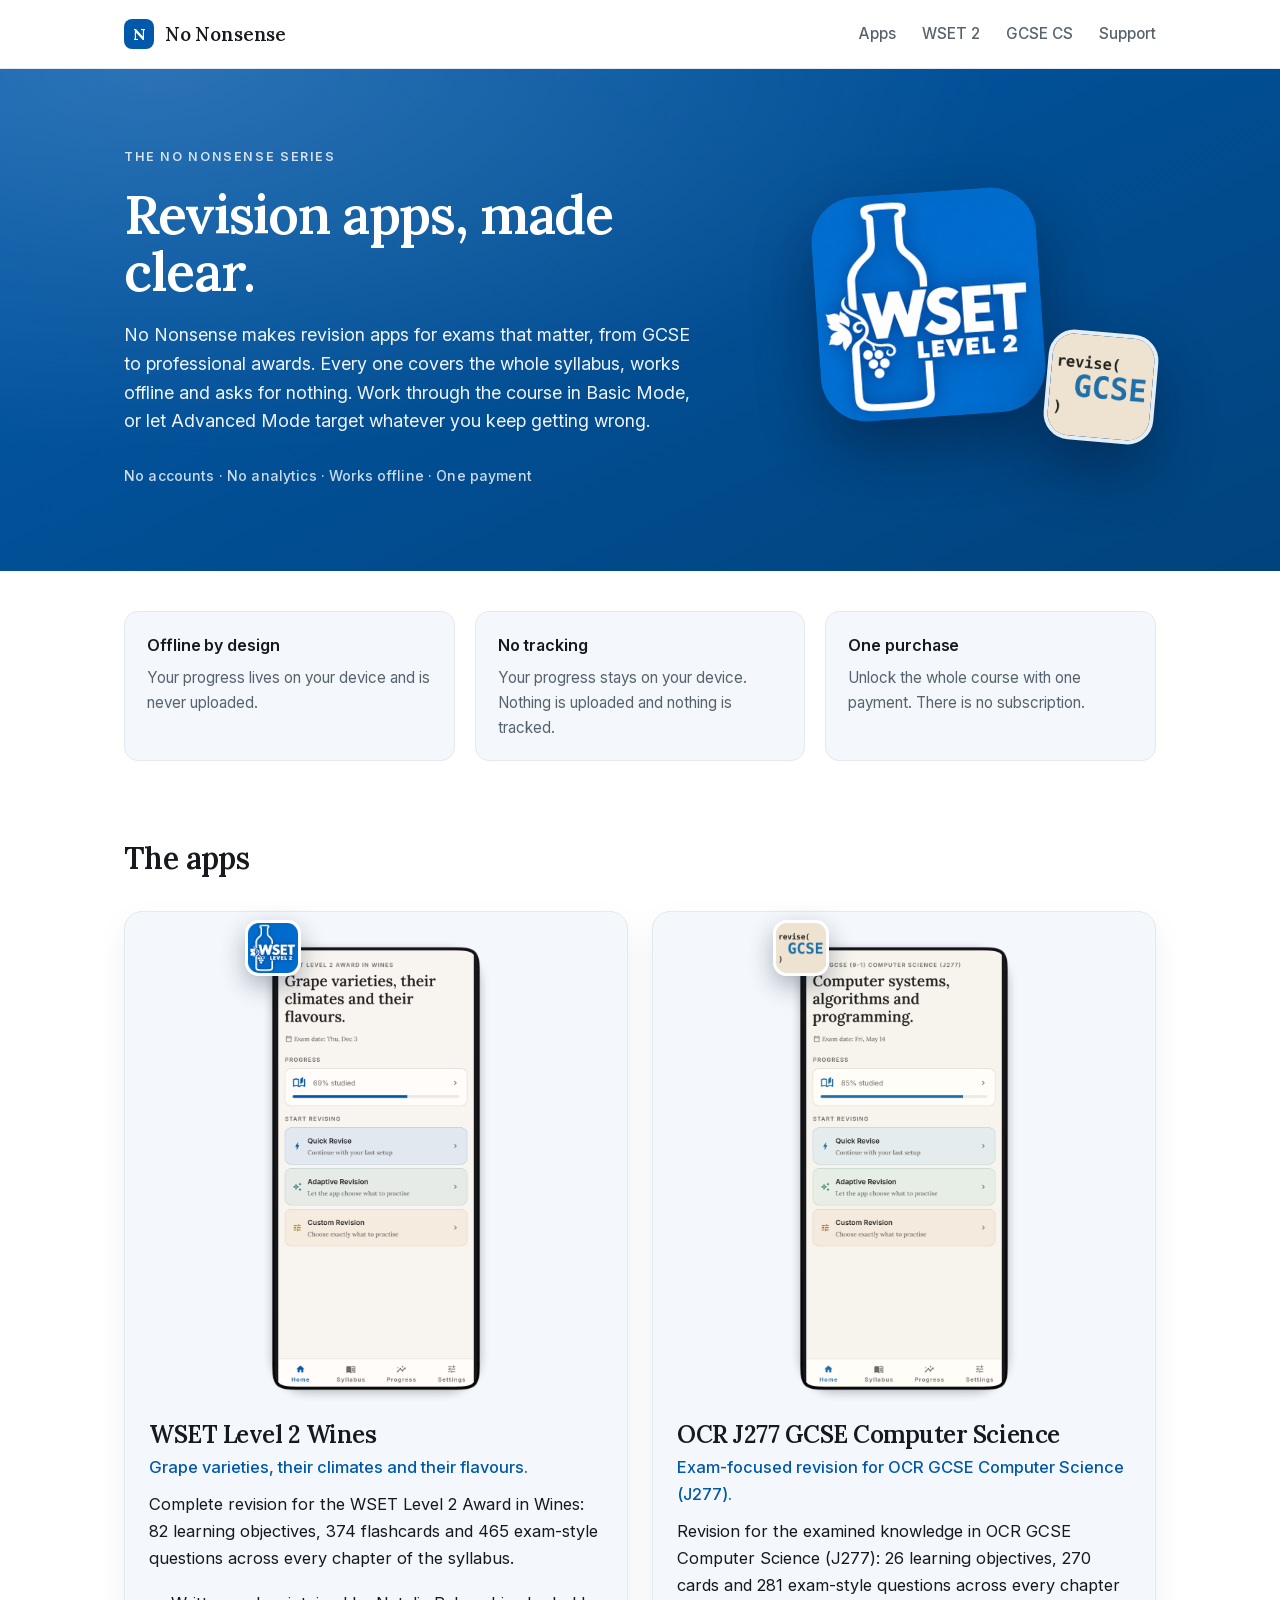
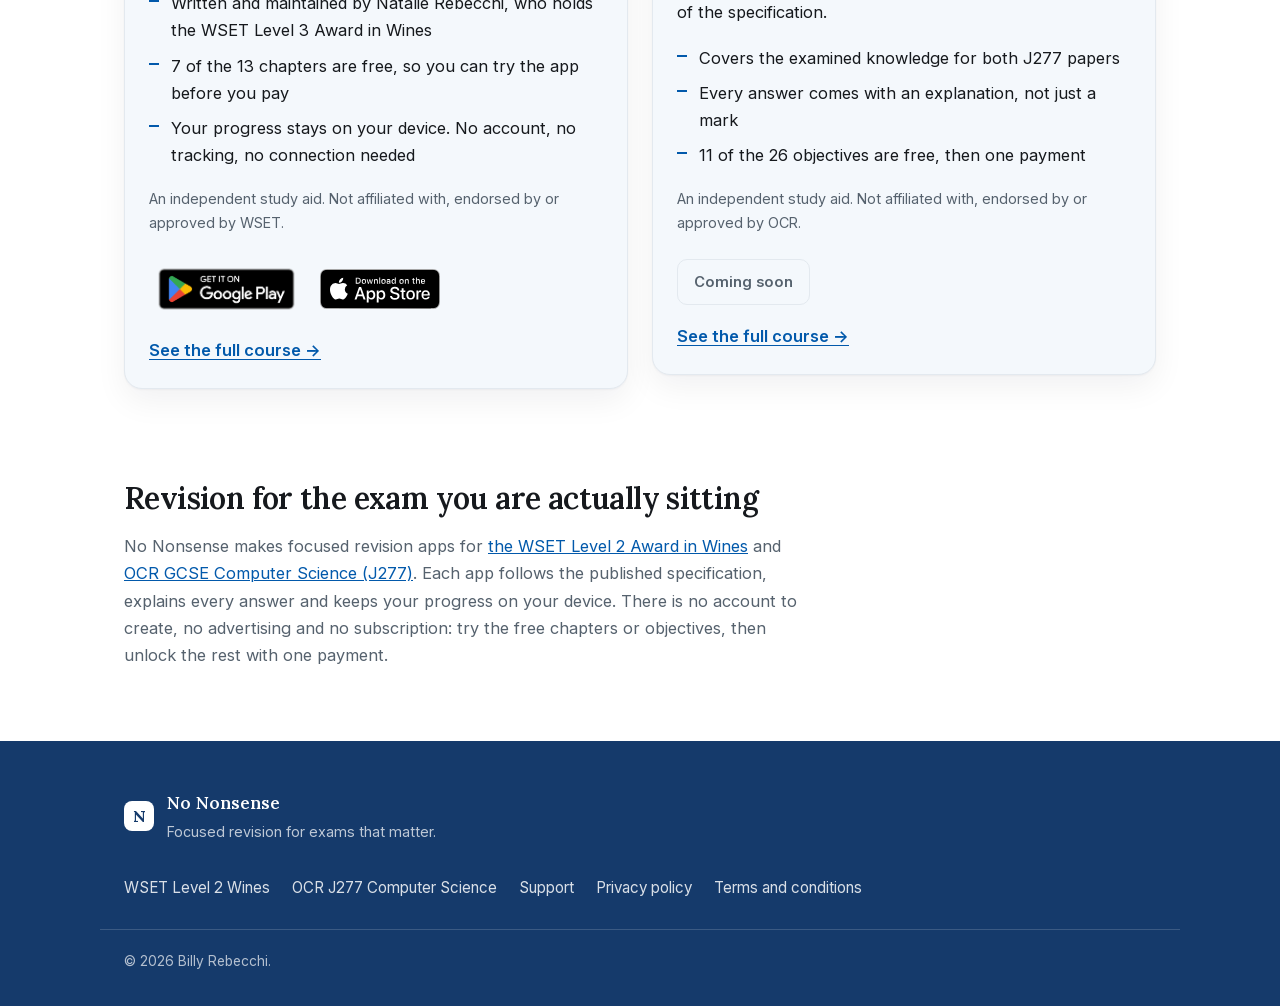
<file: index.html>
<!doctype html>
<html lang="en-GB">
<head>
  <meta charset="utf-8">
  <meta name="viewport" content="width=device-width, initial-scale=1">
  <title>No Nonsense Revision | GCSE &amp; WSET Revision Apps</title>
  <meta name="description" content="Focused revision apps for OCR GCSE Computer Science (J277) and the WSET Level 2 Award in Wines. Full syllabus, clear explanations, offline and one payment.">
  <meta name="robots" content="index,follow,max-image-preview:large">
  <meta name="color-scheme" content="light dark">
  <meta name="theme-color" content="#0259ab" media="(prefers-color-scheme: light)">
  <meta name="theme-color" content="#1b1616" media="(prefers-color-scheme: dark)">
  <link rel="canonical" href="https://nononsenserevision.uk/">
  <link rel="alternate" hreflang="en-GB" href="https://nononsenserevision.uk/">

  <meta property="og:type" content="website">
  <meta property="og:site_name" content="No Nonsense Revision">
  <meta property="og:locale" content="en_GB">
  <meta property="og:title" content="No Nonsense Revision | GCSE &amp; WSET Revision Apps">
  <meta property="og:description" content="Focused revision apps for OCR GCSE Computer Science (J277) and the WSET Level 2 Award in Wines. Full syllabus, clear explanations, offline and one payment.">
  <meta property="og:url" content="https://nononsenserevision.uk/">
  <meta property="og:image" content="https://nononsenserevision.uk/assets/social/wset2.png">
  <meta property="og:image:type" content="image/png">
  <meta property="og:image:width" content="1024">
  <meta property="og:image:height" content="500">
  <meta property="og:image:alt" content="No Nonsense revision apps">
  <meta name="twitter:card" content="summary_large_image">
  <meta name="twitter:title" content="No Nonsense Revision | GCSE &amp; WSET Revision Apps">
  <meta name="twitter:description" content="Focused revision apps for OCR GCSE Computer Science (J277) and the WSET Level 2 Award in Wines. Full syllabus, clear explanations, offline and one payment.">
  <meta name="twitter:image" content="https://nononsenserevision.uk/assets/social/wset2.png">

  <link rel="preload" href="/assets/fonts/Inter.woff2" as="font" type="font/woff2" crossorigin>
  <link rel="preload" href="/assets/fonts/Lora.woff2" as="font" type="font/woff2" crossorigin>
  <link rel="stylesheet" href="/assets/style.css?v=16d3e2df">
  <link rel="icon" href="/favicon.ico" sizes="any">
  <link rel="icon" type="image/png" href="/assets/favicon-32.png" sizes="32x32">
  <link rel="apple-touch-icon" href="/assets/apple-touch-icon.png">
  <script type="application/ld+json">{"@context":"https://schema.org","@graph":[{"@type":"Organization","@id":"https://nononsenserevision.uk/#organisation","name":"No Nonsense","url":"https://nononsenserevision.uk/","logo":"https://nononsenserevision.uk/assets/icons/wset2.png","email":"billy.rebecchi@googlemail.com"},{"@type":"WebSite","@id":"https://nononsenserevision.uk/#website","url":"https://nononsenserevision.uk/","name":"No Nonsense Revision","description":"Focused revision apps for OCR GCSE Computer Science (J277) and the WSET Level 2 Award in Wines. Full syllabus, clear explanations, offline and one payment.","inLanguage":"en-GB","publisher":{"@id":"https://nononsenserevision.uk/#organisation"}},{"@type":"ItemList","name":"No Nonsense revision apps","itemListElement":[{"@type":"ListItem","position":1,"name":"WSET Level 2 Wines","url":"https://nononsenserevision.uk/wset2/"},{"@type":"ListItem","position":2,"name":"OCR J277 GCSE Computer Science","url":"https://nononsenserevision.uk/gcse-computer-science/"}]}]}</script>
</head>
<body>
  <a class="skip-link" href="#main">Skip to content</a>

  <header class="masthead">
    <div class="shell masthead-inner">
      <a class="wordmark" href="/">
        <span class="wordmark-mark" aria-hidden="true"></span>
        <span>No Nonsense</span>
      </a>
      <nav class="masthead-nav" aria-label="Primary">
        <a href="/#apps">Apps</a>
        <a href="/wset2/">WSET 2</a>
        <a href="/gcse-computer-science/">GCSE CS</a>
        <a href="/support/">Support</a>
      </nav>
    </div>
  </header>

  <main id="main">
<section class="hero">
  <div class="shell hero-inner">
    <div class="hero-copy">
      <p class="eyebrow">The No Nonsense series</p>
      <h1>Revision apps, made clear.</h1>
      <p class="hero-intro">No Nonsense makes revision apps for exams that matter, from GCSE to professional awards. Every one covers the whole syllabus, works offline and asks for nothing. Work through the course in Basic Mode, or let Advanced Mode target whatever you keep getting wrong.</p>
      <p class="hero-proof">No accounts · No analytics · Works offline · One payment</p>
    </div>
    <div class="hero-mark" aria-hidden="true">
      <img class="hero-app-primary" src="/assets/icons/wset2.png?v=16d3e2df" alt="" width="250" height="250">
      <img class="hero-app-secondary" src="/assets/icons/j277.png?v=16d3e2df" alt="" width="150" height="150">
    </div>
  </div>
</section>

<section class="highlights">
  <div class="shell">
    <ul class="highlight-list">
      <li><h2>Offline by design</h2><p>Your progress lives on your device and is never uploaded.</p></li>
      <li><h2>No tracking</h2><p>Your progress stays on your device. Nothing is uploaded and nothing is tracked.</p></li>
      <li><h2>One purchase</h2><p>Unlock the whole course with one payment. There is no subscription.</p></li>
    </ul>
  </div>
</section>

<section class="apps" id="apps">
  <div class="shell">
    <h2 class="section-title">The apps</h2>
    <div class="app-grid">
<article class="app">
  <div class="app-shot">
    <picture>
      <source media="(prefers-color-scheme: dark)" srcset="/assets/screenshots/wset2-home-dark.png?v=16d3e2df">
      <img src="/assets/screenshots/wset2-home-light.png?v=16d3e2df" alt="Screenshot of WSET Level 2 Wines" width="640" height="1293" loading="lazy">
    </picture>
    <img class="app-logo" src="/assets/icons/wset2.png?v=16d3e2df" alt="" width="56" height="56">
  </div>
  <div class="app-copy">
    <h3 class="app-name"><a href="/wset2/">WSET Level 2 Wines</a></h3>
    <p class="app-summary">Grape varieties, their climates and their flavours.</p>
    <p class="app-description">Complete revision for the WSET Level 2 Award in Wines: 82 learning objectives, 374 flashcards and 465 exam-style questions across every chapter of the syllabus.</p>
    <ul class="app-points">
        <li>Written and maintained by Natalie Rebecchi, who holds the WSET Level 3 Award in Wines</li>
        <li>7 of the 13 chapters are free, so you can try the app before you pay</li>
        <li>Your progress stays on your device. No account, no tracking, no connection needed</li>
    </ul>
    <p class="app-disclaimer">An independent study aid. Not affiliated with, endorsed by or approved by WSET.</p>
    <div class="app-badges">
        <a class="app-badge play" href="https://play.google.com/store/apps/details?id=uk.co.thebillington.wset2" rel="noopener">
          <img src="/assets/badges/google-play.png?v=16d3e2df" alt="Get WSET Level 2 Wines on Google Play" height="60">
        </a>
        <a class="app-badge" href="https://apps.apple.com/app/id6824454016" rel="noopener">
          <img src="/assets/badges/app-store.svg?v=16d3e2df" alt="Download WSET Level 2 Wines on the App Store" height="40">
        </a>
    </div>
    <p class="app-more"><a href="/wset2/">See the full course <span aria-hidden="true">→</span></a></p>
  </div>
</article>

<article class="app">
  <div class="app-shot">
    <picture>
      <source media="(prefers-color-scheme: dark)" srcset="/assets/screenshots/j277-home-dark.png?v=16d3e2df">
      <img src="/assets/screenshots/j277-home-light.png?v=16d3e2df" alt="Screenshot of OCR J277 GCSE Computer Science" width="640" height="1293" loading="lazy">
    </picture>
    <img class="app-logo" src="/assets/icons/j277.png?v=16d3e2df" alt="" width="56" height="56">
  </div>
  <div class="app-copy">
    <h3 class="app-name"><a href="/gcse-computer-science/">OCR J277 GCSE Computer Science</a></h3>
    <p class="app-summary">Exam-focused revision for OCR GCSE Computer Science (J277).</p>
    <p class="app-description">Revision for the examined knowledge in OCR GCSE Computer Science (J277): 26 learning objectives, 270 cards and 281 exam-style questions across every chapter of the specification.</p>
    <ul class="app-points">
        <li>Covers the examined knowledge for both J277 papers</li>
        <li>Every answer comes with an explanation, not just a mark</li>
        <li>11 of the 26 objectives are free, then one payment</li>
    </ul>
    <p class="app-disclaimer">An independent study aid. Not affiliated with, endorsed by or approved by OCR.</p>
    <div class="app-badges">
        <span class="store-soon">Coming soon</span>
    </div>
    <p class="app-more"><a href="/gcse-computer-science/">See the full course <span aria-hidden="true">→</span></a></p>
  </div>
</article>

    </div>
  </div>
</section>

<section class="series-note">
  <div class="shell">
    <h2>Revision for the exam you are actually sitting</h2>
    <p>
      No Nonsense makes focused revision apps for
      <a href="/wset2/">the WSET Level 2 Award in Wines</a> and
      <a href="/gcse-computer-science/">OCR GCSE Computer Science (J277)</a>.
      Each app follows the published specification, explains every answer and
      keeps your progress on your device. There is no account to create, no
      advertising and no subscription: try the free chapters or objectives,
      then unlock the rest with one payment.
    </p>
  </div>
</section>


  </main>

  <footer class="footer">
    <div class="shell footer-inner">
      <div class="footer-brand">
        <span class="wordmark-mark" aria-hidden="true"></span>
        <div>
          <p class="footer-name">No Nonsense</p>
          <p class="footer-tag">Focused revision for exams that matter.</p>
        </div>
      </div>
      <nav class="footer-nav" aria-label="Footer">
        <a href="/wset2/">WSET Level 2 Wines</a>
        <a href="/gcse-computer-science/">OCR J277 Computer Science</a>
        <a href="/support/">Support</a>
        <a href="/privacy/">Privacy policy</a>
        <a href="/terms/">Terms and conditions</a>
      </nav>
    </div>
    <div class="shell footer-legal">
      <p>&copy; 2026 Billy Rebecchi.</p>
    </div>
  </footer>
</body>
</html>
</file>
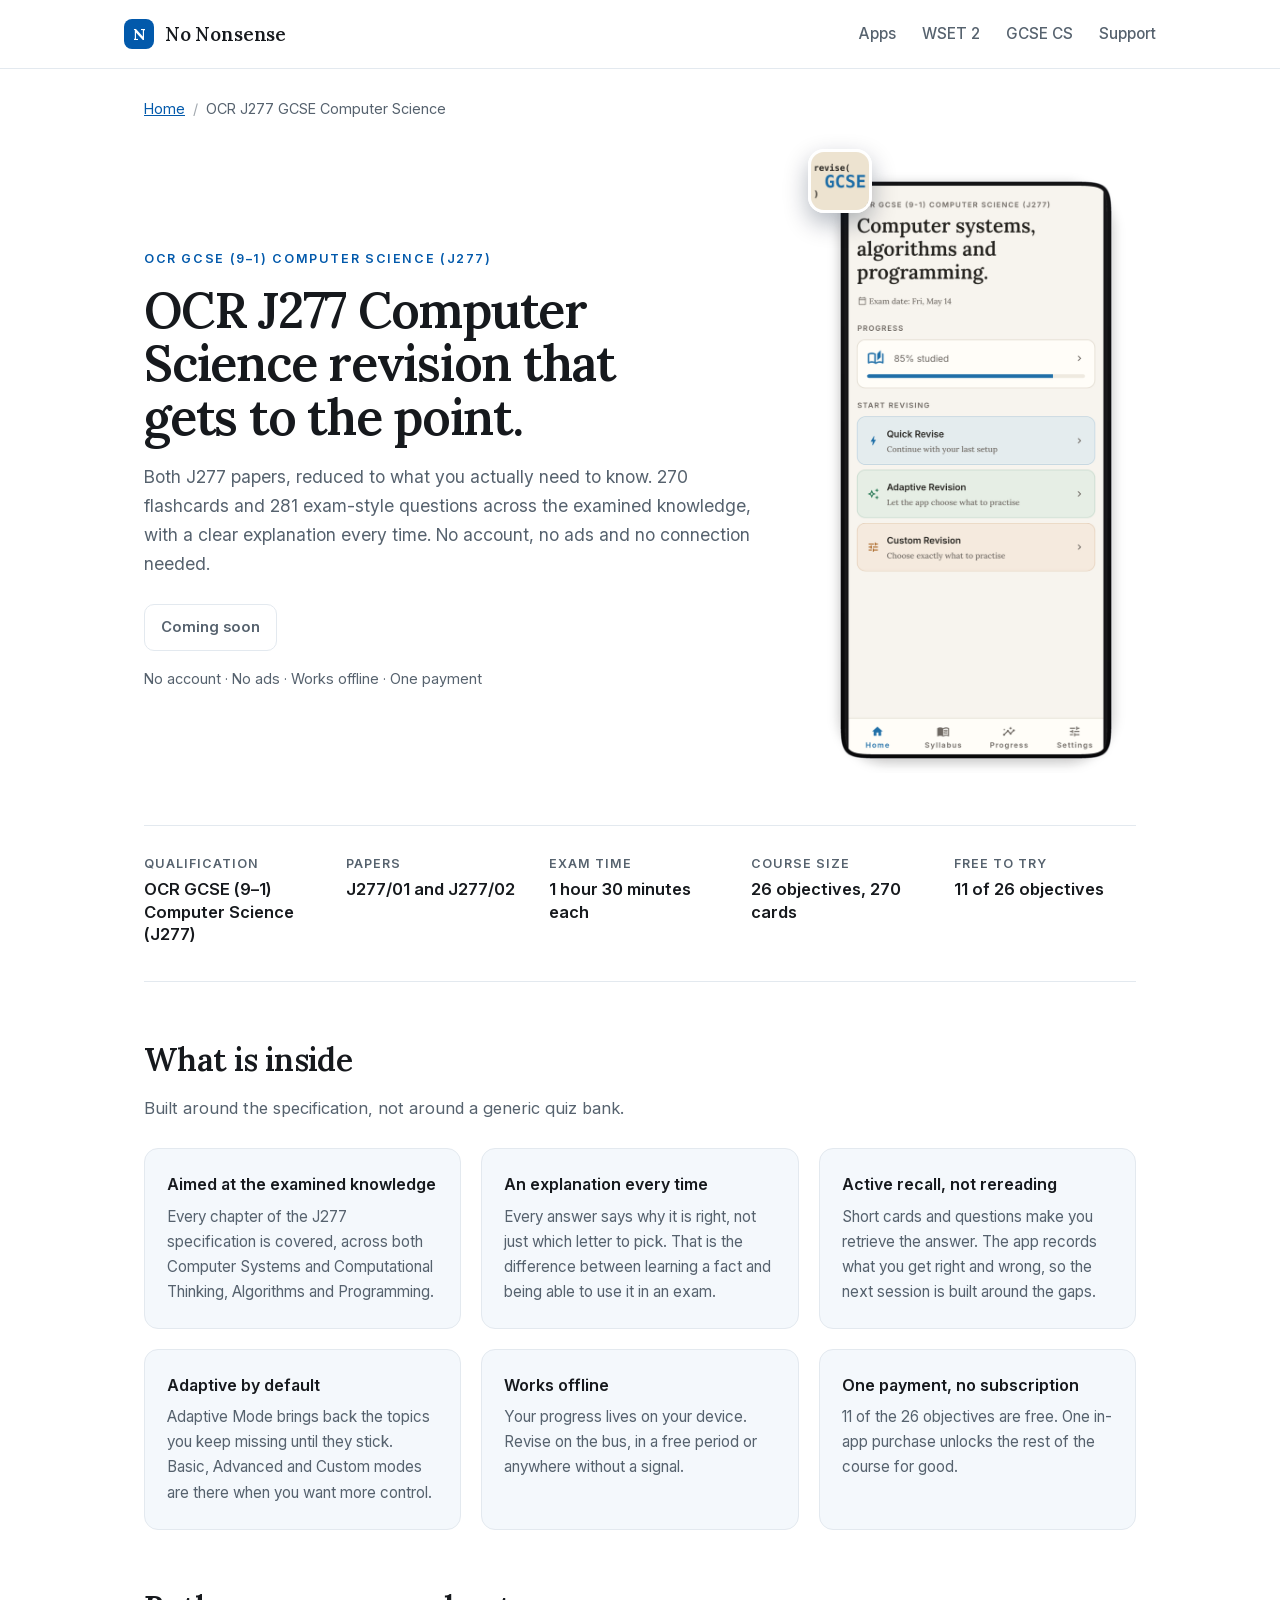
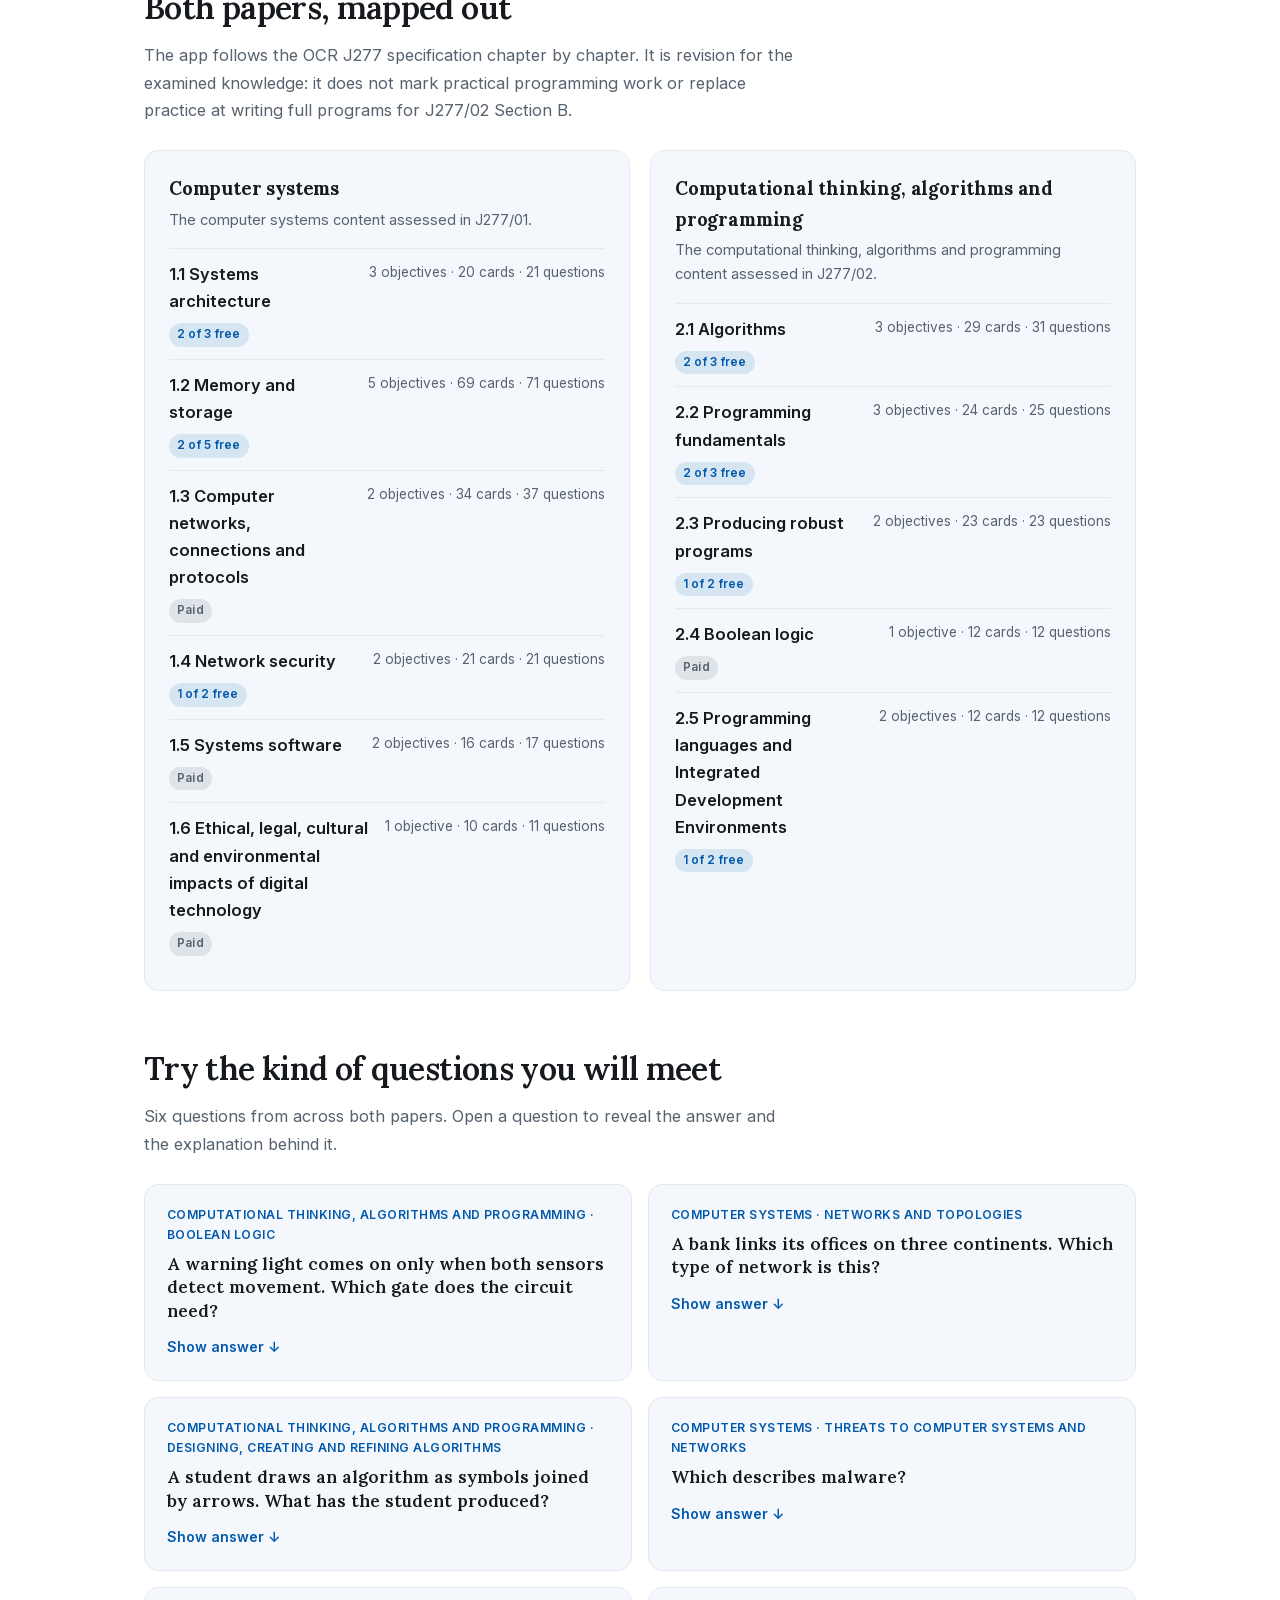
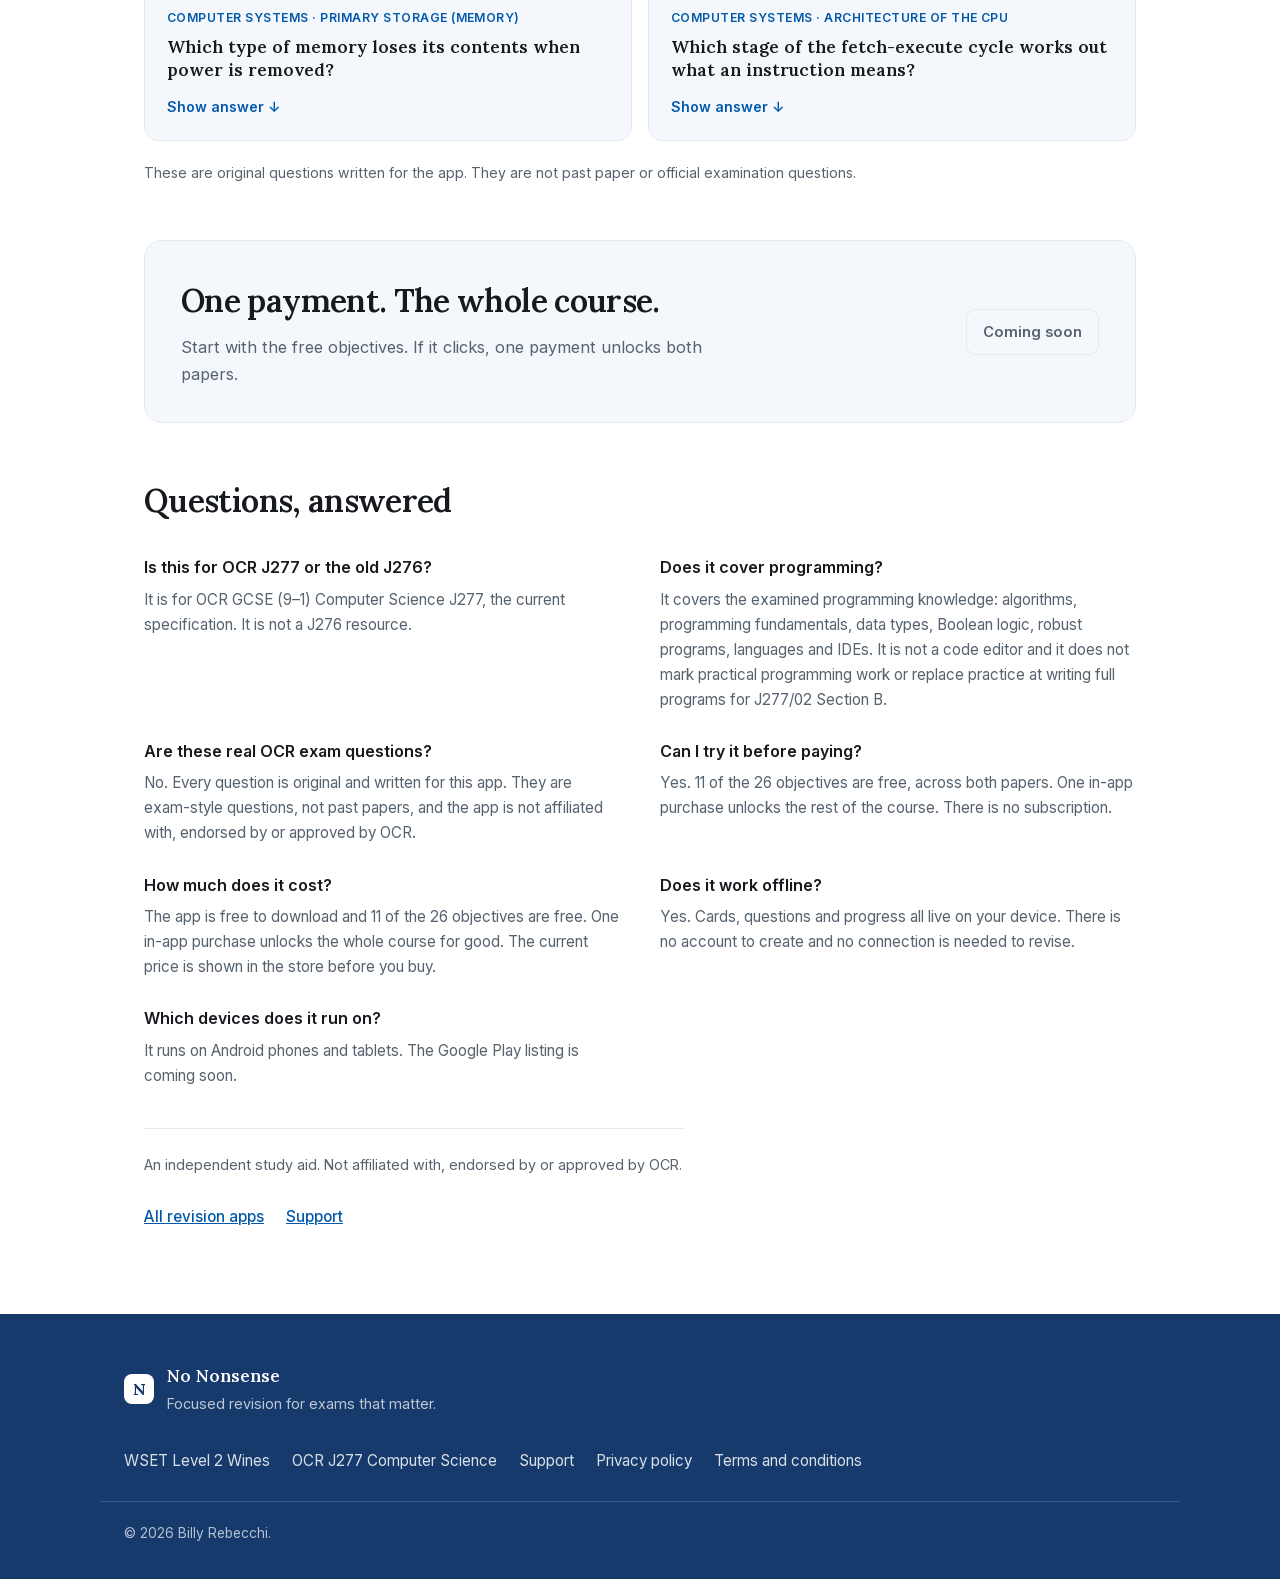
<file: gcse-computer-science/index.html>
<!doctype html>
<html lang="en-GB">
<head>
  <meta charset="utf-8">
  <meta name="viewport" content="width=device-width, initial-scale=1">
  <title>OCR J277 GCSE Computer Science Revision App | No Nonsense</title>
  <meta name="description" content="Revise OCR GCSE Computer Science (J277) with 270 flashcards and 281 exam-style questions, each explained. Covers both papers. 11 of 26 objectives free.">
  <meta name="robots" content="index,follow,max-image-preview:large">
  <meta name="color-scheme" content="light dark">
  <meta name="theme-color" content="#0259ab" media="(prefers-color-scheme: light)">
  <meta name="theme-color" content="#1b1616" media="(prefers-color-scheme: dark)">
  <link rel="canonical" href="https://nononsenserevision.uk/gcse-computer-science/">
  <link rel="alternate" hreflang="en-GB" href="https://nononsenserevision.uk/gcse-computer-science/">

  <meta property="og:type" content="website">
  <meta property="og:site_name" content="No Nonsense Revision">
  <meta property="og:locale" content="en_GB">
  <meta property="og:title" content="OCR J277 GCSE Computer Science Revision App | No Nonsense">
  <meta property="og:description" content="Revise OCR GCSE Computer Science (J277) with 270 flashcards and 281 exam-style questions, each explained. Covers both papers. 11 of 26 objectives free.">
  <meta property="og:url" content="https://nononsenserevision.uk/gcse-computer-science/">
  <meta property="og:image" content="https://nononsenserevision.uk/assets/social/j277.png">
  <meta property="og:image:type" content="image/png">
  <meta property="og:image:width" content="1024">
  <meta property="og:image:height" content="500">
  <meta property="og:image:alt" content="OCR J277 GCSE Computer Science from No Nonsense Revision">
  <meta name="twitter:card" content="summary_large_image">
  <meta name="twitter:title" content="OCR J277 GCSE Computer Science Revision App | No Nonsense">
  <meta name="twitter:description" content="Revise OCR GCSE Computer Science (J277) with 270 flashcards and 281 exam-style questions, each explained. Covers both papers. 11 of 26 objectives free.">
  <meta name="twitter:image" content="https://nononsenserevision.uk/assets/social/j277.png">

  <link rel="preload" href="/assets/fonts/Inter.woff2" as="font" type="font/woff2" crossorigin>
  <link rel="preload" href="/assets/fonts/Lora.woff2" as="font" type="font/woff2" crossorigin>
  <link rel="stylesheet" href="/assets/style.css?v=16d3e2df">
  <link rel="icon" href="/favicon.ico" sizes="any">
  <link rel="icon" type="image/png" href="/assets/favicon-32.png" sizes="32x32">
  <link rel="apple-touch-icon" href="/assets/apple-touch-icon.png">
  <script type="application/ld+json">{"@context":"https://schema.org","@graph":[{"@type":"BreadcrumbList","itemListElement":[{"@type":"ListItem","position":1,"name":"Home","item":"https://nononsenserevision.uk/"},{"@type":"ListItem","position":2,"name":"OCR J277 GCSE Computer Science","item":"https://nononsenserevision.uk/gcse-computer-science/"}]},{"@type":"SoftwareApplication","name":"OCR J277 GCSE Computer Science","applicationCategory":"EducationalApplication","applicationSubCategory":"Revision","operatingSystem":"Android","url":"https://nononsenserevision.uk/gcse-computer-science/","description":"Revise OCR GCSE Computer Science (J277) with 270 flashcards and 281 exam-style questions, each explained. Covers both papers. 11 of 26 objectives free.","inLanguage":"en-GB","image":"https://nononsenserevision.uk/assets/social/j277.png","publisher":{"@id":"https://nononsenserevision.uk/#organisation"},"offers":{"@type":"Offer","price":"0.99","priceCurrency":"GBP","description":"One-off in-app purchase that unlocks the complete course. No subscription."}},{"@type":"FAQPage","mainEntity":[{"@type":"Question","name":"Is this for OCR J277 or the old J276?","acceptedAnswer":{"@type":"Answer","text":"It is for OCR GCSE (9–1) Computer Science J277, the current specification. It is not a J276 resource."}},{"@type":"Question","name":"Does it cover programming?","acceptedAnswer":{"@type":"Answer","text":"It covers the examined programming knowledge: algorithms, programming fundamentals, data types, Boolean logic, robust programs, languages and IDEs. It is not a code editor and it does not mark practical programming work or replace practice at writing full programs for J277/02 Section B."}},{"@type":"Question","name":"Are these real OCR exam questions?","acceptedAnswer":{"@type":"Answer","text":"No. Every question is original and written for this app. They are exam-style questions, not past papers, and the app is not affiliated with, endorsed by or approved by OCR."}},{"@type":"Question","name":"Can I try it before paying?","acceptedAnswer":{"@type":"Answer","text":"Yes. 11 of the 26 objectives are free, across both papers. One in-app purchase unlocks the rest of the course. There is no subscription."}},{"@type":"Question","name":"How much does it cost?","acceptedAnswer":{"@type":"Answer","text":"The app is free to download and 11 of the 26 objectives are free. One in-app purchase unlocks the whole course for good. The current price is shown in the store before you buy."}},{"@type":"Question","name":"Does it work offline?","acceptedAnswer":{"@type":"Answer","text":"Yes. Cards, questions and progress all live on your device. There is no account to create and no connection is needed to revise."}},{"@type":"Question","name":"Which devices does it run on?","acceptedAnswer":{"@type":"Answer","text":"It runs on Android phones and tablets. The Google Play listing is coming soon."}}]}]}</script>
</head>
<body>
  <a class="skip-link" href="#main">Skip to content</a>

  <header class="masthead">
    <div class="shell masthead-inner">
      <a class="wordmark" href="/">
        <span class="wordmark-mark" aria-hidden="true"></span>
        <span>No Nonsense</span>
      </a>
      <nav class="masthead-nav" aria-label="Primary">
        <a href="/#apps">Apps</a>
        <a href="/wset2/">WSET 2</a>
        <a href="/gcse-computer-science/">GCSE CS</a>
        <a href="/support/">Support</a>
      </nav>
    </div>
  </header>

  <main id="main">
<article class="product">
  <nav class="breadcrumb" aria-label="Breadcrumb">
    <ol>
      <li><a href="https://nononsenserevision.uk/">Home</a></li>
      <li aria-current="page">OCR J277 GCSE Computer Science</li>
    </ol>
  </nav>

  <header class="product-hero">
    <div class="product-hero-copy">
      <p class="eyebrow">OCR GCSE (9–1) Computer Science (J277)</p>
      <h1>OCR J277 Computer Science revision that gets to the point.</h1>
      <p class="product-intro">Both J277 papers, reduced to what you actually need to know. 270 flashcards and 281 exam-style questions across the examined knowledge, with a clear explanation every time. No account, no ads and no connection needed.</p>
      <div class="product-actions">
        <span class="store-soon">Coming soon</span>
      </div>
      <p class="product-proof">No account · No ads · Works offline · One payment</p>
    </div>
    <div class="product-mark">
      <picture>
        <source media="(prefers-color-scheme: dark)" srcset="/assets/screenshots/j277-home-dark.png?v=16d3e2df">
        <img class="product-shot" src="/assets/screenshots/j277-home-light.png?v=16d3e2df" alt="Screenshot of OCR J277 GCSE Computer Science" width="640" height="1293">
      </picture>
      <img class="product-icon" src="/assets/icons/j277.png?v=16d3e2df" alt="" width="64" height="64">
    </div>
  </header>

  <section class="product-facts" aria-label="Key facts">
    <dl>
          <div>
            <dt>Qualification</dt>
            <dd>OCR GCSE (9–1) Computer Science (J277)</dd>
          </div>
          <div>
            <dt>Papers</dt>
            <dd>J277/01 and J277/02</dd>
          </div>
          <div>
            <dt>Exam time</dt>
            <dd>1 hour 30 minutes each</dd>
          </div>
          <div>
            <dt>Course size</dt>
            <dd>26 objectives, 270 cards</dd>
          </div>
          <div>
            <dt>Free to try</dt>
            <dd>11 of 26 objectives</dd>
          </div>
    </dl>
  </section>

  <section class="product-section" id="whats-inside">
    <div class="product-section-head">
      <h2>What is inside</h2>
      <p>Built around the specification, not around a generic quiz bank.</p>
    </div>
    <ul class="feature-grid">
        <li>
          <h3>Aimed at the examined knowledge</h3>
          <p>Every chapter of the J277 specification is covered, across both Computer Systems and Computational Thinking, Algorithms and Programming.</p>
        </li>
        <li>
          <h3>An explanation every time</h3>
          <p>Every answer says why it is right, not just which letter to pick. That is the difference between learning a fact and being able to use it in an exam.</p>
        </li>
        <li>
          <h3>Active recall, not rereading</h3>
          <p>Short cards and questions make you retrieve the answer. The app records what you get right and wrong, so the next session is built around the gaps.</p>
        </li>
        <li>
          <h3>Adaptive by default</h3>
          <p>Adaptive Mode brings back the topics you keep missing until they stick. Basic, Advanced and Custom modes are there when you want more control.</p>
        </li>
        <li>
          <h3>Works offline</h3>
          <p>Your progress lives on your device. Revise on the bus, in a free period or anywhere without a signal.</p>
        </li>
        <li>
          <h3>One payment, no subscription</h3>
          <p>11 of the 26 objectives are free. One in-app purchase unlocks the rest of the course for good.</p>
        </li>
    </ul>
  </section>

  <section class="product-section" id="syllabus">
    <div class="product-section-head">
      <h2>Both papers, mapped out</h2>
      <p>The app follows the OCR J277 specification chapter by chapter. It is revision for the examined knowledge: it does not mark practical programming work or replace practice at writing full programs for J277/02 Section B.</p>
    </div>
    <div class="syllabus-grid">
      <section class="syllabus-section">
        <h3>Computer systems</h3>
        <p class="syllabus-subtitle">The computer systems content assessed in J277/01.</p>
        <ul class="syllabus-list">
            <li>
              <span class="syllabus-name">1.1 Systems architecture</span>
              <span class="syllabus-count">3 objectives · 20 cards · 21 questions</span>
              <span class="syllabus-badge free">2 of 3 free</span>
            </li>
            <li>
              <span class="syllabus-name">1.2 Memory and storage</span>
              <span class="syllabus-count">5 objectives · 69 cards · 71 questions</span>
              <span class="syllabus-badge free">2 of 5 free</span>
            </li>
            <li>
              <span class="syllabus-name">1.3 Computer networks, connections and protocols</span>
              <span class="syllabus-count">2 objectives · 34 cards · 37 questions</span>
              <span class="syllabus-badge paid">Paid</span>
            </li>
            <li>
              <span class="syllabus-name">1.4 Network security</span>
              <span class="syllabus-count">2 objectives · 21 cards · 21 questions</span>
              <span class="syllabus-badge free">1 of 2 free</span>
            </li>
            <li>
              <span class="syllabus-name">1.5 Systems software</span>
              <span class="syllabus-count">2 objectives · 16 cards · 17 questions</span>
              <span class="syllabus-badge paid">Paid</span>
            </li>
            <li>
              <span class="syllabus-name">1.6 Ethical, legal, cultural and environmental impacts of digital technology</span>
              <span class="syllabus-count">1 objective · 10 cards · 11 questions</span>
              <span class="syllabus-badge paid">Paid</span>
            </li>
        </ul>
      </section>
      <section class="syllabus-section">
        <h3>Computational thinking, algorithms and programming</h3>
        <p class="syllabus-subtitle">The computational thinking, algorithms and programming content assessed in J277/02.</p>
        <ul class="syllabus-list">
            <li>
              <span class="syllabus-name">2.1 Algorithms</span>
              <span class="syllabus-count">3 objectives · 29 cards · 31 questions</span>
              <span class="syllabus-badge free">2 of 3 free</span>
            </li>
            <li>
              <span class="syllabus-name">2.2 Programming fundamentals</span>
              <span class="syllabus-count">3 objectives · 24 cards · 25 questions</span>
              <span class="syllabus-badge free">2 of 3 free</span>
            </li>
            <li>
              <span class="syllabus-name">2.3 Producing robust programs</span>
              <span class="syllabus-count">2 objectives · 23 cards · 23 questions</span>
              <span class="syllabus-badge free">1 of 2 free</span>
            </li>
            <li>
              <span class="syllabus-name">2.4 Boolean logic</span>
              <span class="syllabus-count">1 objective · 12 cards · 12 questions</span>
              <span class="syllabus-badge paid">Paid</span>
            </li>
            <li>
              <span class="syllabus-name">2.5 Programming languages and Integrated Development Environments</span>
              <span class="syllabus-count">2 objectives · 12 cards · 12 questions</span>
              <span class="syllabus-badge free">1 of 2 free</span>
            </li>
        </ul>
      </section>
    </div>
  </section>

  <section class="product-section" id="sample-questions">
    <div class="product-section-head">
      <h2>Try the kind of questions you will meet</h2>
      <p>Six questions from across both papers. Open a question to reveal the answer and the explanation behind it.</p>
    </div>
    <div class="sample-list">
      <details class="sample-question">
        <summary>
          <span class="sample-topic">Computational thinking, algorithms and programming · Boolean logic</span>
          <span class="sample-prompt">A warning light comes on only when both sensors detect movement. Which gate does the circuit need?</span>
          <span class="sample-reveal">Show answer</span>
        </summary>
        <ol class="sample-answers" type="A">
            <li class="is-correct">An AND gate, because both inputs must be 1<span class="sample-tick">Correct</span></li>
            <li>A NOT gate, because it inverts its one input</li>
            <li>An OR gate, because one input being 1 is enough</li>
            <li>No gate, because the sensors already send a digital signal</li>
        </ol>
        <p class="sample-why"><strong>Why:</strong> An AND gate outputs 1 only when all of its inputs are 1, and outputs 0 for every other combination of inputs.</p>
      </details>
      <details class="sample-question">
        <summary>
          <span class="sample-topic">Computer systems · Networks and topologies</span>
          <span class="sample-prompt">A bank links its offices on three continents. Which type of network is this?</span>
          <span class="sample-reveal">Show answer</span>
        </summary>
        <ol class="sample-answers" type="A">
            <li>A star network with one central switch</li>
            <li>A local area network on a single site</li>
            <li>A peer-to-peer network of two computers</li>
            <li class="is-correct">A wide area network, linking distant sites<span class="sample-tick">Correct</span></li>
        </ol>
        <p class="sample-why"><strong>Why:</strong> A local area network covers a single site, such as a school, while a wide area network spans a large geographical area, such as branches across a country.</p>
      </details>
      <details class="sample-question">
        <summary>
          <span class="sample-topic">Computational thinking, algorithms and programming · Designing, creating and refining algorithms</span>
          <span class="sample-prompt">A student draws an algorithm as symbols joined by arrows. What has the student produced?</span>
          <span class="sample-reveal">Show answer</span>
        </summary>
        <ol class="sample-answers" type="A">
            <li>A structure diagram</li>
            <li>A trace table</li>
            <li class="is-correct">A flowchart<span class="sample-tick">Correct</span></li>
            <li>Pseudocode</li>
        </ol>
        <p class="sample-why"><strong>Why:</strong> A flowchart represents an algorithm as a diagram of standard symbols joined by arrows, so the order of the steps can be seen.</p>
      </details>
      <details class="sample-question">
        <summary>
          <span class="sample-topic">Computer systems · Threats to computer systems and networks</span>
          <span class="sample-prompt">Which describes malware?</span>
          <span class="sample-reveal">Show answer</span>
        </summary>
        <ol class="sample-answers" type="A">
            <li>A rule that controls who may use a network</li>
            <li class="is-correct">Software written to harm, disrupt or steal data<span class="sample-tick">Correct</span></li>
            <li>Hardware that connects a computer to a network</li>
            <li>Software that keeps a computer&#x27;s files tidy</li>
        </ol>
        <p class="sample-why"><strong>Why:</strong> Malware is software designed to cause harm, disrupt a system or steal data. Viruses, trojans, spyware, keyloggers, adware and ransomware are all forms of malware.</p>
      </details>
      <details class="sample-question">
        <summary>
          <span class="sample-topic">Computer systems · Primary storage (memory)</span>
          <span class="sample-prompt">Which type of memory loses its contents when power is removed?</span>
          <span class="sample-reveal">Show answer</span>
        </summary>
        <ol class="sample-answers" type="A">
            <li>Non-volatile memory</li>
            <li class="is-correct">Volatile memory<span class="sample-tick">Correct</span></li>
            <li>Secondary storage</li>
            <li>ROM</li>
        </ol>
        <p class="sample-why"><strong>Why:</strong> Volatile memory loses its contents when the computer is switched off. RAM is the main example.</p>
      </details>
      <details class="sample-question">
        <summary>
          <span class="sample-topic">Computer systems · Architecture of the CPU</span>
          <span class="sample-prompt">Which stage of the fetch-execute cycle works out what an instruction means?</span>
          <span class="sample-reveal">Show answer</span>
        </summary>
        <ol class="sample-answers" type="A">
            <li>Store</li>
            <li>Execute</li>
            <li class="is-correct">Decode<span class="sample-tick">Correct</span></li>
            <li>Fetch</li>
        </ol>
        <p class="sample-why"><strong>Why:</strong> The fetch-execute cycle has three stages: fetch the next instruction from memory, decode it to work out what it means, and execute it.</p>
      </details>
    </div>
    <p class="sample-note">These are original questions written for the app. They are not past paper or official examination questions.</p>
  </section>

  <section class="product-section product-cta">
    <div>
      <h2>One payment. The whole course.</h2>
      <p>Start with the free objectives. If it clicks, one payment unlocks both papers.</p>
    </div>
    <div class="product-actions">
        <span class="store-soon">Coming soon</span>
    </div>
  </section>

  <section class="product-section" id="faq">
    <div class="product-section-head">
      <h2>Questions, answered</h2>
    </div>
    <div class="faq">
      <div class="faq-item">
        <h3>Is this for OCR J277 or the old J276?</h3>
        <p>It is for OCR GCSE (9–1) Computer Science J277, the current specification. It is not a J276 resource.</p>
      </div>
      <div class="faq-item">
        <h3>Does it cover programming?</h3>
        <p>It covers the examined programming knowledge: algorithms, programming fundamentals, data types, Boolean logic, robust programs, languages and IDEs. It is not a code editor and it does not mark practical programming work or replace practice at writing full programs for J277/02 Section B.</p>
      </div>
      <div class="faq-item">
        <h3>Are these real OCR exam questions?</h3>
        <p>No. Every question is original and written for this app. They are exam-style questions, not past papers, and the app is not affiliated with, endorsed by or approved by OCR.</p>
      </div>
      <div class="faq-item">
        <h3>Can I try it before paying?</h3>
        <p>Yes. 11 of the 26 objectives are free, across both papers. One in-app purchase unlocks the rest of the course. There is no subscription.</p>
      </div>
      <div class="faq-item">
        <h3>How much does it cost?</h3>
        <p>The app is free to download and 11 of the 26 objectives are free. One in-app purchase unlocks the whole course for good. The current price is shown in the store before you buy.</p>
      </div>
      <div class="faq-item">
        <h3>Does it work offline?</h3>
        <p>Yes. Cards, questions and progress all live on your device. There is no account to create and no connection is needed to revise.</p>
      </div>
      <div class="faq-item">
        <h3>Which devices does it run on?</h3>
        <p>It runs on Android phones and tablets. The Google Play listing is coming soon.</p>
      </div>
    </div>
  </section>

  <p class="app-disclaimer product-disclaimer">An independent study aid. Not affiliated with, endorsed by or approved by OCR.</p>

  <nav class="product-footer-nav" aria-label="More from No Nonsense">
    <a href="https://nononsenserevision.uk/">All revision apps</a>
    <a href="https://nononsenserevision.uk/support/">Support</a>
  </nav>
</article>

  </main>

  <footer class="footer">
    <div class="shell footer-inner">
      <div class="footer-brand">
        <span class="wordmark-mark" aria-hidden="true"></span>
        <div>
          <p class="footer-name">No Nonsense</p>
          <p class="footer-tag">Focused revision for exams that matter.</p>
        </div>
      </div>
      <nav class="footer-nav" aria-label="Footer">
        <a href="/wset2/">WSET Level 2 Wines</a>
        <a href="/gcse-computer-science/">OCR J277 Computer Science</a>
        <a href="/support/">Support</a>
        <a href="/privacy/">Privacy policy</a>
        <a href="/terms/">Terms and conditions</a>
      </nav>
    </div>
    <div class="shell footer-legal">
      <p>&copy; 2026 Billy Rebecchi.</p>
    </div>
  </footer>
</body>
</html>
</file>
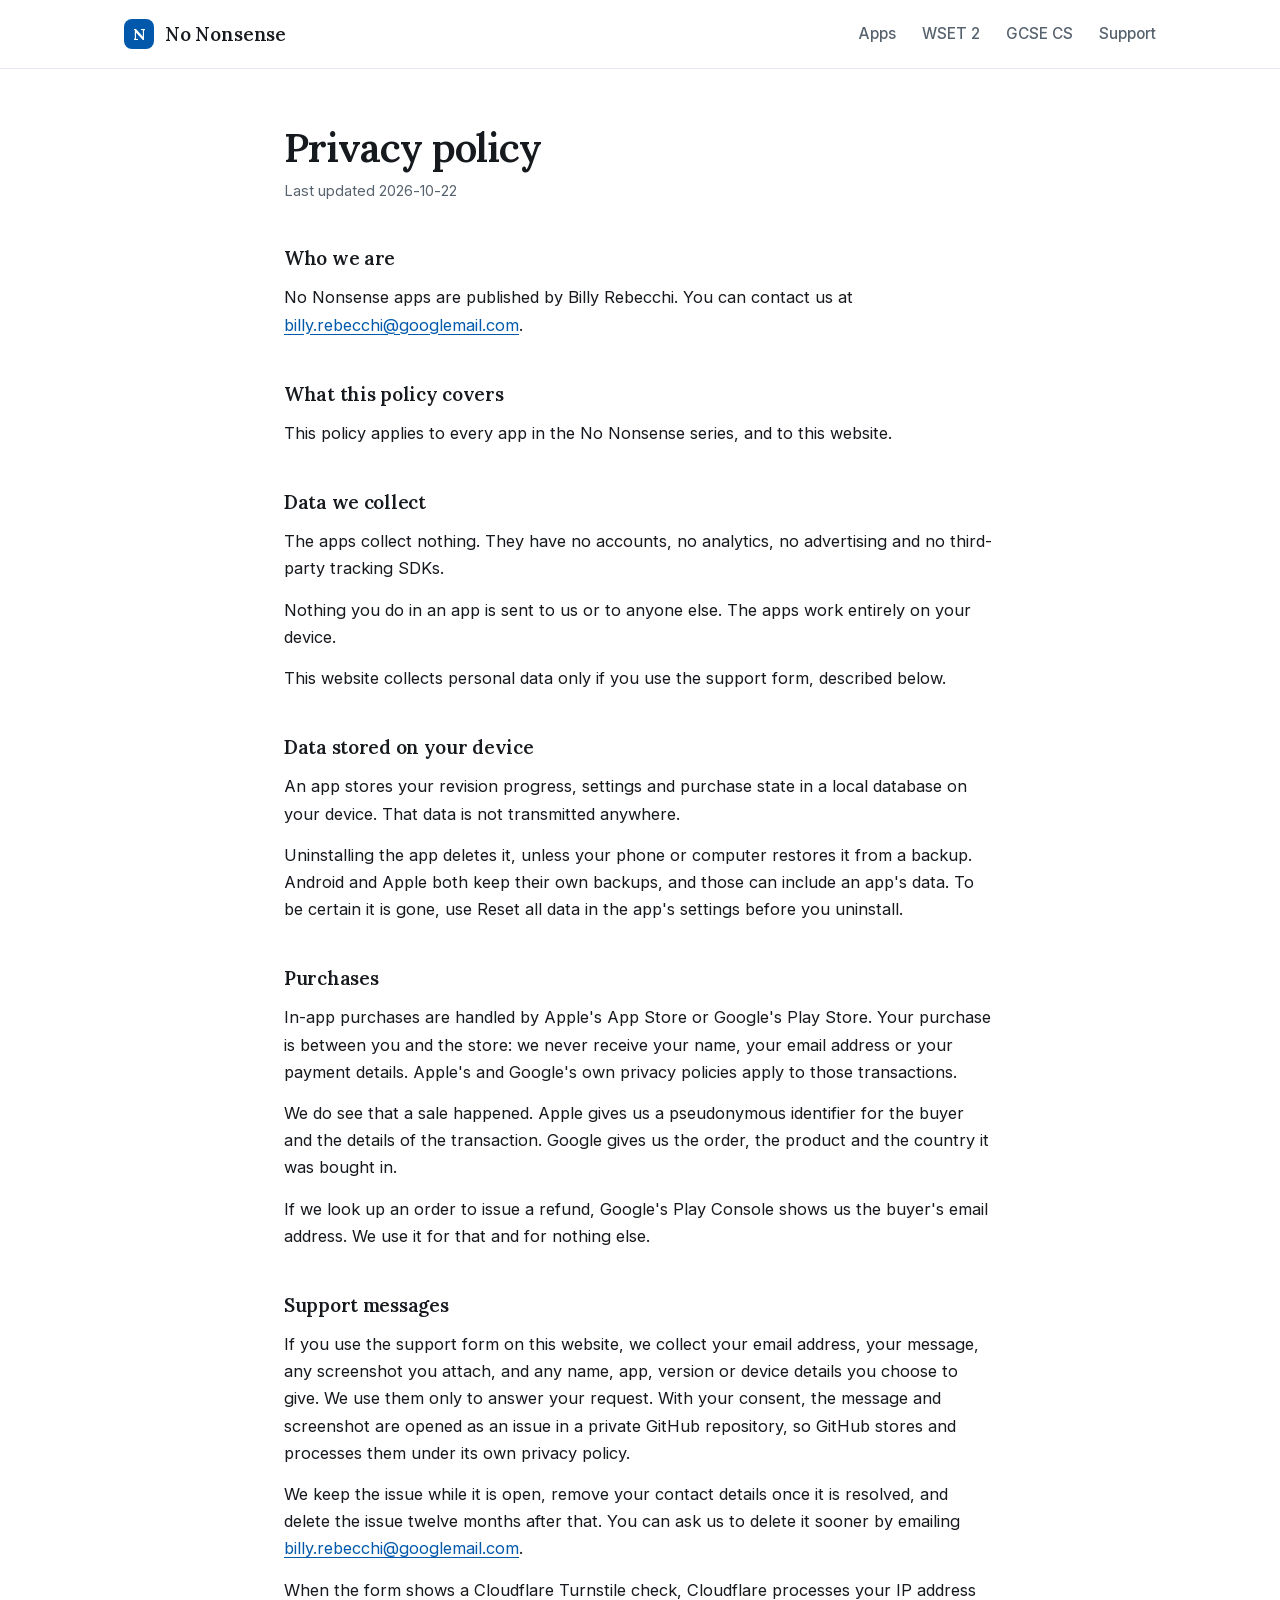
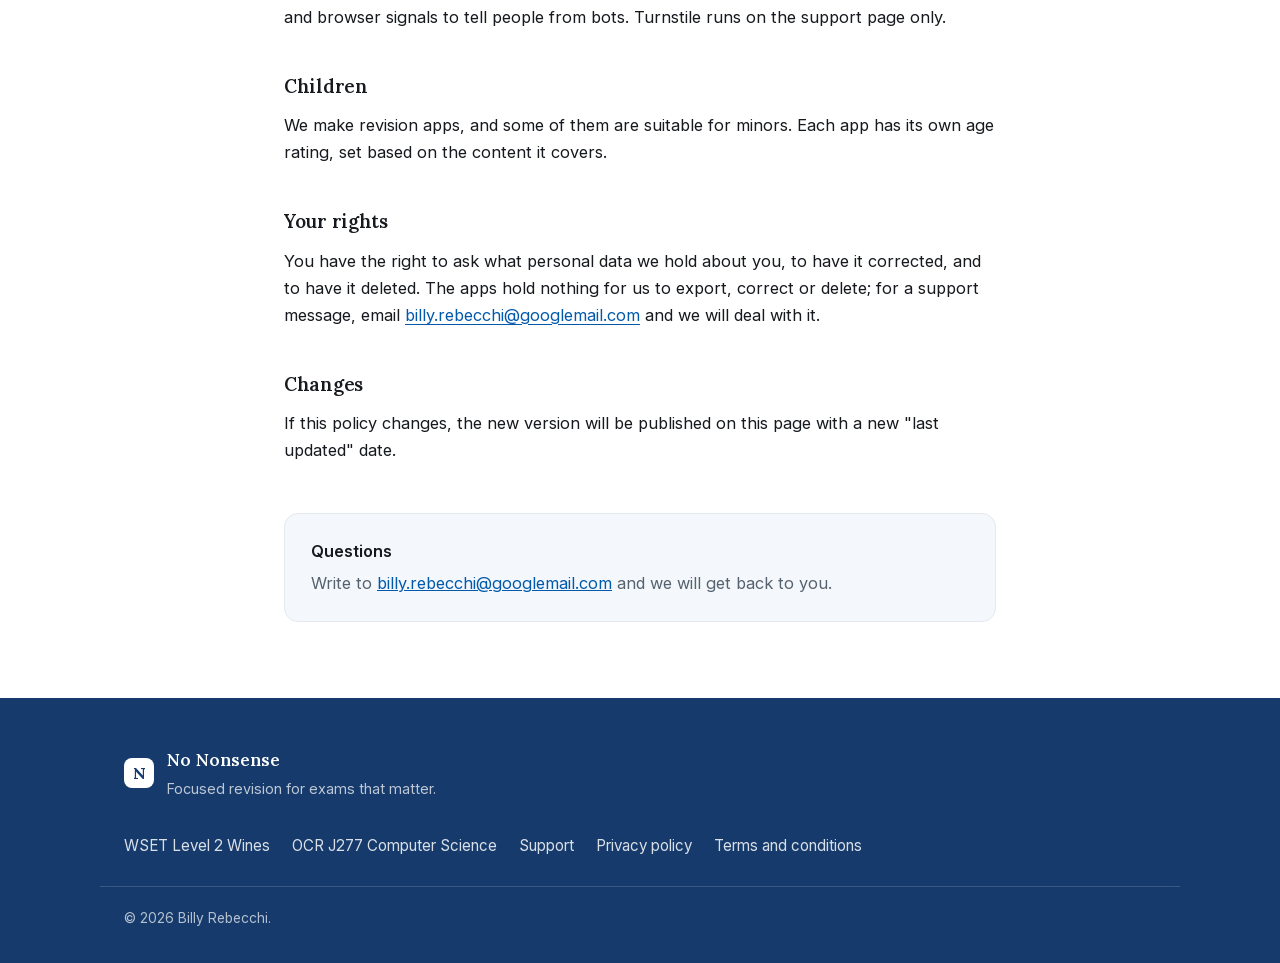
<file: privacy/index.html>
<!doctype html>
<html lang="en-GB">
<head>
  <meta charset="utf-8">
  <meta name="viewport" content="width=device-width, initial-scale=1">
  <title>Privacy policy | No Nonsense Revision</title>
  <meta name="description" content="How No Nonsense revision apps handle your data: no accounts, no analytics, no tracking, and progress stays on your device.">
  <meta name="robots" content="index,follow,max-image-preview:large">
  <meta name="color-scheme" content="light dark">
  <meta name="theme-color" content="#0259ab" media="(prefers-color-scheme: light)">
  <meta name="theme-color" content="#1b1616" media="(prefers-color-scheme: dark)">
  <link rel="canonical" href="https://nononsenserevision.uk/privacy/">
  <link rel="alternate" hreflang="en-GB" href="https://nononsenserevision.uk/privacy/">

  <meta property="og:type" content="website">
  <meta property="og:site_name" content="No Nonsense Revision">
  <meta property="og:locale" content="en_GB">
  <meta property="og:title" content="Privacy policy | No Nonsense Revision">
  <meta property="og:description" content="How No Nonsense revision apps handle your data: no accounts, no analytics, no tracking, and progress stays on your device.">
  <meta property="og:url" content="https://nononsenserevision.uk/privacy/">
  <meta property="og:image" content="https://nononsenserevision.uk/assets/social/wset2.png">
  <meta property="og:image:type" content="image/png">
  <meta property="og:image:width" content="1024">
  <meta property="og:image:height" content="500">
  <meta property="og:image:alt" content="No Nonsense revision apps">
  <meta name="twitter:card" content="summary_large_image">
  <meta name="twitter:title" content="Privacy policy | No Nonsense Revision">
  <meta name="twitter:description" content="How No Nonsense revision apps handle your data: no accounts, no analytics, no tracking, and progress stays on your device.">
  <meta name="twitter:image" content="https://nononsenserevision.uk/assets/social/wset2.png">

  <link rel="preload" href="/assets/fonts/Inter.woff2" as="font" type="font/woff2" crossorigin>
  <link rel="preload" href="/assets/fonts/Lora.woff2" as="font" type="font/woff2" crossorigin>
  <link rel="stylesheet" href="/assets/style.css?v=16d3e2df">
  <link rel="icon" href="/favicon.ico" sizes="any">
  <link rel="icon" type="image/png" href="/assets/favicon-32.png" sizes="32x32">
  <link rel="apple-touch-icon" href="/assets/apple-touch-icon.png">
  
</head>
<body>
  <a class="skip-link" href="#main">Skip to content</a>

  <header class="masthead">
    <div class="shell masthead-inner">
      <a class="wordmark" href="/">
        <span class="wordmark-mark" aria-hidden="true"></span>
        <span>No Nonsense</span>
      </a>
      <nav class="masthead-nav" aria-label="Primary">
        <a href="/#apps">Apps</a>
        <a href="/wset2/">WSET 2</a>
        <a href="/gcse-computer-science/">GCSE CS</a>
        <a href="/support/">Support</a>
      </nav>
    </div>
  </header>

  <main id="main">
<article class="legal">
  <header class="legal-head">
    <h1>Privacy policy</h1>
    <p class="effective">Last updated 2026-10-22</p>
  </header>
  <div class="legal-body">
  <h2>Who we are</h2>
    <p>No Nonsense apps are published by Billy Rebecchi. You can contact us at <a href="mailto:billy.rebecchi@googlemail.com">billy.rebecchi@googlemail.com</a>.</p>
  <h2>What this policy covers</h2>
    <p>This policy applies to every app in the No Nonsense series, and to this website.</p>
  <h2>Data we collect</h2>
    <p>The apps collect nothing. They have no accounts, no analytics, no advertising and no third-party tracking SDKs.</p>
    <p>Nothing you do in an app is sent to us or to anyone else. The apps work entirely on your device.</p>
    <p>This website collects personal data only if you use the support form, described below.</p>
  <h2>Data stored on your device</h2>
    <p>An app stores your revision progress, settings and purchase state in a local database on your device. That data is not transmitted anywhere.</p>
    <p>Uninstalling the app deletes it, unless your phone or computer restores it from a backup. Android and Apple both keep their own backups, and those can include an app&#x27;s data. To be certain it is gone, use Reset all data in the app&#x27;s settings before you uninstall.</p>
  <h2>Purchases</h2>
    <p>In-app purchases are handled by Apple&#x27;s App Store or Google&#x27;s Play Store. Your purchase is between you and the store: we never receive your name, your email address or your payment details. Apple&#x27;s and Google&#x27;s own privacy policies apply to those transactions.</p>
    <p>We do see that a sale happened. Apple gives us a pseudonymous identifier for the buyer and the details of the transaction. Google gives us the order, the product and the country it was bought in.</p>
    <p>If we look up an order to issue a refund, Google&#x27;s Play Console shows us the buyer&#x27;s email address. We use it for that and for nothing else.</p>
  <h2>Support messages</h2>
    <p>If you use the support form on this website, we collect your email address, your message, any screenshot you attach, and any name, app, version or device details you choose to give. We use them only to answer your request. With your consent, the message and screenshot are opened as an issue in a private GitHub repository, so GitHub stores and processes them under its own privacy policy.</p>
    <p>We keep the issue while it is open, remove your contact details once it is resolved, and delete the issue twelve months after that. You can ask us to delete it sooner by emailing <a href="mailto:billy.rebecchi@googlemail.com">billy.rebecchi@googlemail.com</a>.</p>
    <p>When the form shows a Cloudflare Turnstile check, Cloudflare processes your IP address and browser signals to tell people from bots. Turnstile runs on the support page only.</p>
  <h2>Children</h2>
    <p>We make revision apps, and some of them are suitable for minors. Each app has its own age rating, set based on the content it covers.</p>
  <h2>Your rights</h2>
    <p>You have the right to ask what personal data we hold about you, to have it corrected, and to have it deleted. The apps hold nothing for us to export, correct or delete; for a support message, email <a href="mailto:billy.rebecchi@googlemail.com">billy.rebecchi@googlemail.com</a> and we will deal with it.</p>
  <h2>Changes</h2>
    <p>If this policy changes, the new version will be published on this page with a new &quot;last updated&quot; date.</p>
  </div>
  <aside class="legal-contact">
    <h2>Questions</h2>
    <p>Write to <a href="mailto:billy.rebecchi@googlemail.com">billy.rebecchi@googlemail.com</a> and we will get back to you.</p>
  </aside>
</article>

  </main>

  <footer class="footer">
    <div class="shell footer-inner">
      <div class="footer-brand">
        <span class="wordmark-mark" aria-hidden="true"></span>
        <div>
          <p class="footer-name">No Nonsense</p>
          <p class="footer-tag">Focused revision for exams that matter.</p>
        </div>
      </div>
      <nav class="footer-nav" aria-label="Footer">
        <a href="/wset2/">WSET Level 2 Wines</a>
        <a href="/gcse-computer-science/">OCR J277 Computer Science</a>
        <a href="/support/">Support</a>
        <a href="/privacy/">Privacy policy</a>
        <a href="/terms/">Terms and conditions</a>
      </nav>
    </div>
    <div class="shell footer-legal">
      <p>&copy; 2026 Billy Rebecchi.</p>
    </div>
  </footer>
</body>
</html>
</file>
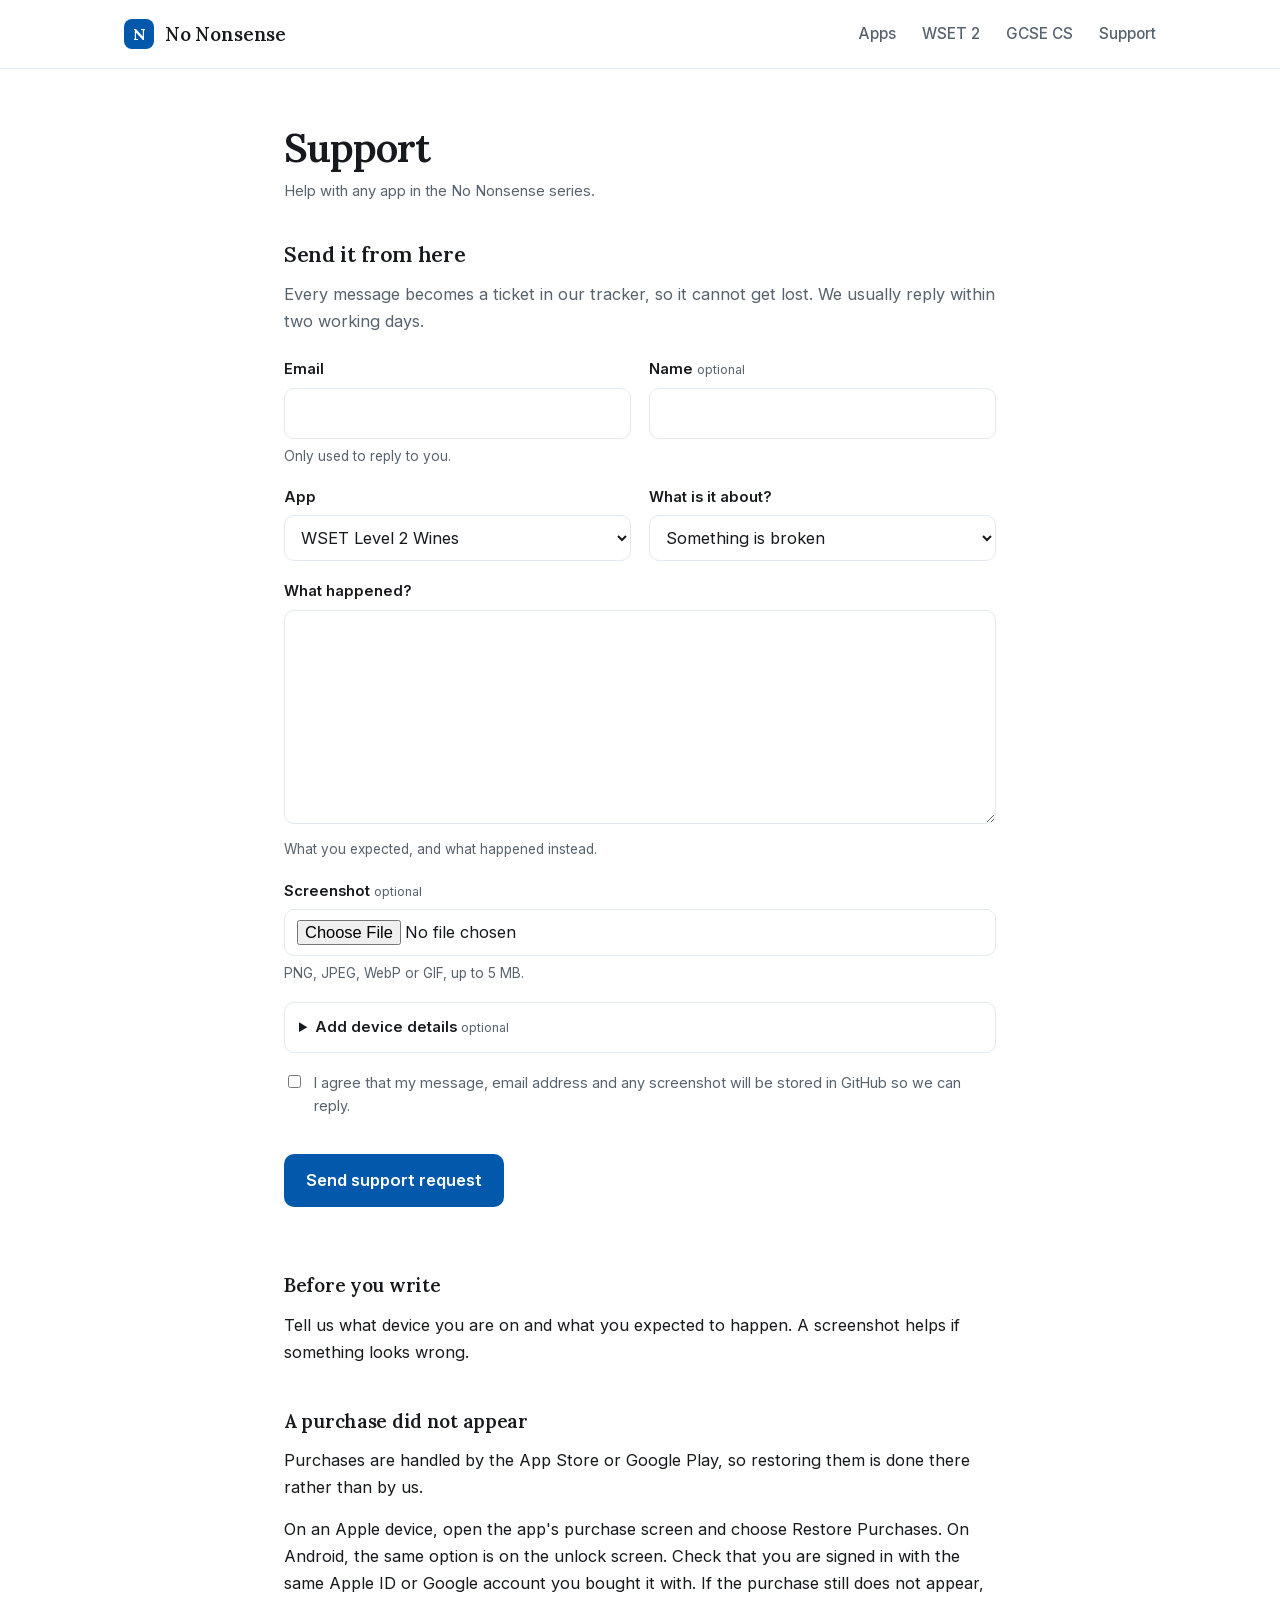
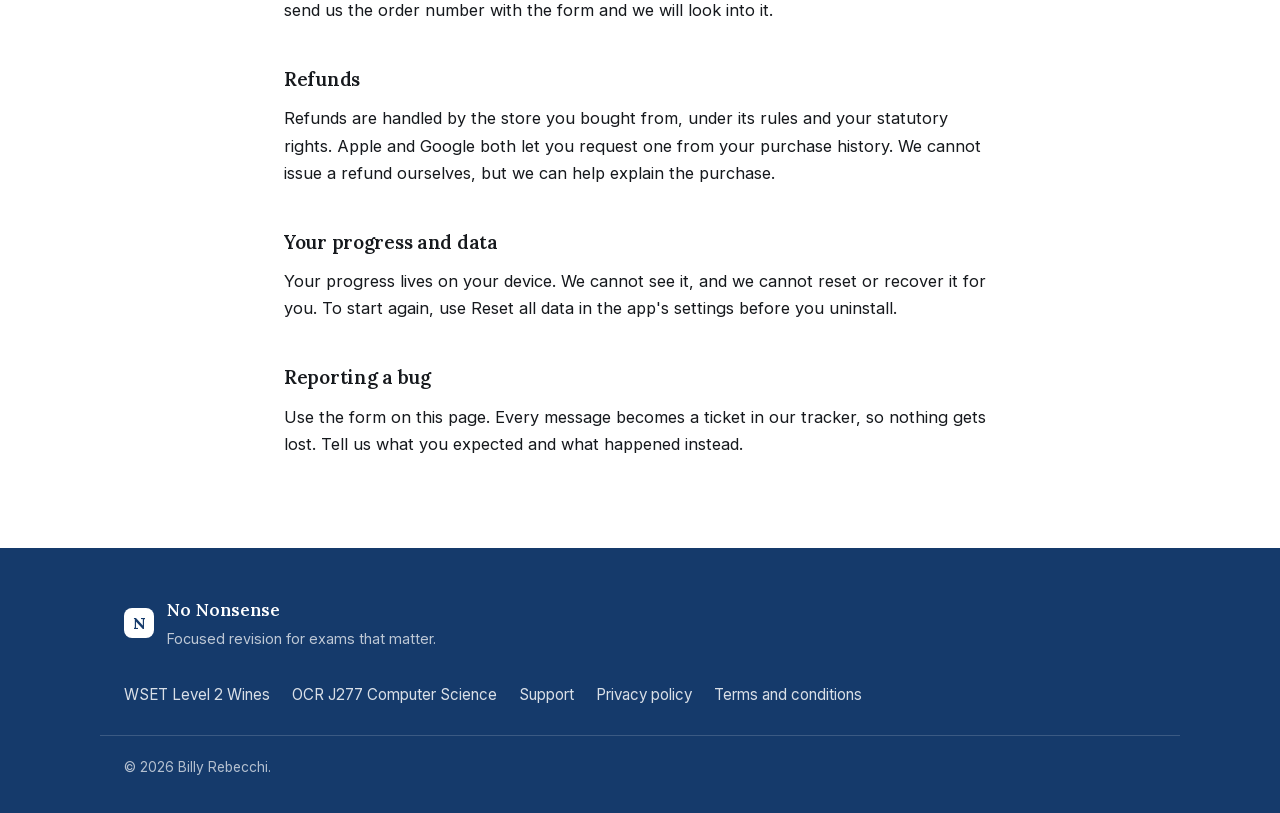
<file: support/index.html>
<!doctype html>
<html lang="en-GB">
<head>
  <meta charset="utf-8">
  <meta name="viewport" content="width=device-width, initial-scale=1">
  <title>Support | No Nonsense Revision</title>
  <meta name="description" content="Get help with a No Nonsense revision app: purchases, progress, bugs or content questions. Email us or use the support form.">
  <meta name="robots" content="index,follow,max-image-preview:large">
  <meta name="color-scheme" content="light dark">
  <meta name="theme-color" content="#0259ab" media="(prefers-color-scheme: light)">
  <meta name="theme-color" content="#1b1616" media="(prefers-color-scheme: dark)">
  <link rel="canonical" href="https://nononsenserevision.uk/support/">
  <link rel="alternate" hreflang="en-GB" href="https://nononsenserevision.uk/support/">

  <meta property="og:type" content="website">
  <meta property="og:site_name" content="No Nonsense Revision">
  <meta property="og:locale" content="en_GB">
  <meta property="og:title" content="Support | No Nonsense Revision">
  <meta property="og:description" content="Get help with a No Nonsense revision app: purchases, progress, bugs or content questions. Email us or use the support form.">
  <meta property="og:url" content="https://nononsenserevision.uk/support/">
  <meta property="og:image" content="https://nononsenserevision.uk/assets/social/wset2.png">
  <meta property="og:image:type" content="image/png">
  <meta property="og:image:width" content="1024">
  <meta property="og:image:height" content="500">
  <meta property="og:image:alt" content="No Nonsense revision apps">
  <meta name="twitter:card" content="summary_large_image">
  <meta name="twitter:title" content="Support | No Nonsense Revision">
  <meta name="twitter:description" content="Get help with a No Nonsense revision app: purchases, progress, bugs or content questions. Email us or use the support form.">
  <meta name="twitter:image" content="https://nononsenserevision.uk/assets/social/wset2.png">

  <link rel="preload" href="/assets/fonts/Inter.woff2" as="font" type="font/woff2" crossorigin>
  <link rel="preload" href="/assets/fonts/Lora.woff2" as="font" type="font/woff2" crossorigin>
  <link rel="stylesheet" href="/assets/style.css?v=16d3e2df">
  <link rel="icon" href="/favicon.ico" sizes="any">
  <link rel="icon" type="image/png" href="/assets/favicon-32.png" sizes="32x32">
  <link rel="apple-touch-icon" href="/assets/apple-touch-icon.png">
  
</head>
<body>
  <a class="skip-link" href="#main">Skip to content</a>

  <header class="masthead">
    <div class="shell masthead-inner">
      <a class="wordmark" href="/">
        <span class="wordmark-mark" aria-hidden="true"></span>
        <span>No Nonsense</span>
      </a>
      <nav class="masthead-nav" aria-label="Primary">
        <a href="/#apps">Apps</a>
        <a href="/wset2/">WSET 2</a>
        <a href="/gcse-computer-science/">GCSE CS</a>
        <a href="/support/">Support</a>
      </nav>
    </div>
  </header>

  <main id="main">
<article class="legal support">
  <header class="legal-head">
    <h1>Support</h1>
    <p class="effective">Help with any app in the No Nonsense series.</p>
  </header>
<section class="support-form-section" aria-labelledby="support-form-heading">
  <h2 id="support-form-heading">Send it from here</h2>
  <p class="support-form-intro">Every message becomes a ticket in our tracker, so it
    cannot get lost. We usually reply within two working days.</p>
  <form id="support-form" class="support-form" action="https://nononsenserevision.uk/api/support" method="post"
        enctype="multipart/form-data" hidden>
    <div class="field-grid">
      <div class="field">
        <label for="support-email">Email</label>
        <input id="support-email" name="email" type="email" autocomplete="email"
               maxlength="254" required>
        <p class="field-hint">Only used to reply to you.</p>
      </div>
      <div class="field">
        <label for="support-name">Name <span class="optional">optional</span></label>
        <input id="support-name" name="name" type="text" autocomplete="name" maxlength="100">
      </div>
    </div>

    <div class="field-grid">
      <div class="field" id="support-app-field">
        <label for="support-app">App</label>
        <select id="support-app" name="app">
          <option value="wset2">WSET Level 2 Wines</option>
          <option value="j277">OCR J277 GCSE Computer Science</option>
          <option value="website">The website</option>
        </select>
      </div>
      <div class="field">
        <label for="support-category">What is it about?</label>
        <select id="support-category" name="category">
          <option value="bug">Something is broken</option>
          <option value="purchase">A purchase or unlock</option>
          <option value="content">The content</option>
          <option value="data">My progress or data</option>
          <option value="other">Something else</option>
        </select>
      </div>
    </div>

    <div class="field">
      <label for="support-message">What happened?</label>
      <textarea id="support-message" name="message" rows="7" minlength="20"
                maxlength="5000" required></textarea>
      <p class="field-hint">What you expected, and what happened instead.</p>
    </div>

    <div class="field">
      <label for="support-screenshot">Screenshot <span class="optional">optional</span></label>
      <input id="support-screenshot" name="screenshot" type="file"
             accept="image/png,image/jpeg,image/webp,image/gif">
      <p class="field-hint">PNG, JPEG, WebP or GIF, up to 5 MB.</p>
    </div>

    <details class="support-extra">
      <summary>Add device details <span class="optional">optional</span></summary>
      <div class="field-grid">
        <div class="field">
          <label for="support-version">App version</label>
          <input id="support-version" name="appVersion" type="text" maxlength="40">
        </div>
        <div class="field">
          <label for="support-device">Device</label>
          <input id="support-device" name="device" type="text" maxlength="100"
                 placeholder="iPhone 17, iOS 18.2">
        </div>
      </div>
    </details>

    <div class="support-honeypot" aria-hidden="true">
      <label for="support-nickname">Leave this empty</label>
      <input id="support-nickname" name="nickname_confirm" type="text"
             tabindex="-1" autocomplete="off">
    </div>

    <label class="support-consent">
      <input type="checkbox" name="consent" required>
      <span>I agree that my message, email address and any screenshot will be
        stored in GitHub so we can reply.</span>
    </label>

    <div class="cf-turnstile" data-sitekey="0x4AAAAAAFlwc_IkSjyWk9ht" data-theme="auto"></div>
    <script src="https://challenges.cloudflare.com/turnstile/v0/api.js" async defer></script>
    <button type="submit" class="support-submit">Send support request</button>
  </form>
  <p class="support-form-status" id="support-form-status" role="status"
     aria-live="polite" tabindex="-1"></p>
  <noscript>
    <p>This form needs JavaScript. Enable it and reload the page to send a
      support request.</p>
  </noscript>
</section>

  <div class="legal-body">
  <h2>Before you write</h2>
    <p>Tell us what device you are on and what you expected to happen. A screenshot helps if something looks wrong.</p>
  <h2>A purchase did not appear</h2>
    <p>Purchases are handled by the App Store or Google Play, so restoring them is done there rather than by us.</p>
    <p>On an Apple device, open the app&#x27;s purchase screen and choose Restore Purchases. On Android, the same option is on the unlock screen. Check that you are signed in with the same Apple ID or Google account you bought it with. If the purchase still does not appear, send us the order number with the form and we will look into it.</p>
  <h2>Refunds</h2>
    <p>Refunds are handled by the store you bought from, under its rules and your statutory rights. Apple and Google both let you request one from your purchase history. We cannot issue a refund ourselves, but we can help explain the purchase.</p>
  <h2>Your progress and data</h2>
    <p>Your progress lives on your device. We cannot see it, and we cannot reset or recover it for you. To start again, use Reset all data in the app&#x27;s settings before you uninstall.</p>
  <h2>Reporting a bug</h2>
    <p>Use the form on this page. Every message becomes a ticket in our tracker, so nothing gets lost. Tell us what you expected and what happened instead.</p>
  </div>
</article>
<script src="/assets/support.js?v=16d3e2df" defer></script>

  </main>

  <footer class="footer">
    <div class="shell footer-inner">
      <div class="footer-brand">
        <span class="wordmark-mark" aria-hidden="true"></span>
        <div>
          <p class="footer-name">No Nonsense</p>
          <p class="footer-tag">Focused revision for exams that matter.</p>
        </div>
      </div>
      <nav class="footer-nav" aria-label="Footer">
        <a href="/wset2/">WSET Level 2 Wines</a>
        <a href="/gcse-computer-science/">OCR J277 Computer Science</a>
        <a href="/support/">Support</a>
        <a href="/privacy/">Privacy policy</a>
        <a href="/terms/">Terms and conditions</a>
      </nav>
    </div>
    <div class="shell footer-legal">
      <p>&copy; 2026 Billy Rebecchi.</p>
    </div>
  </footer>
</body>
</html>
</file>
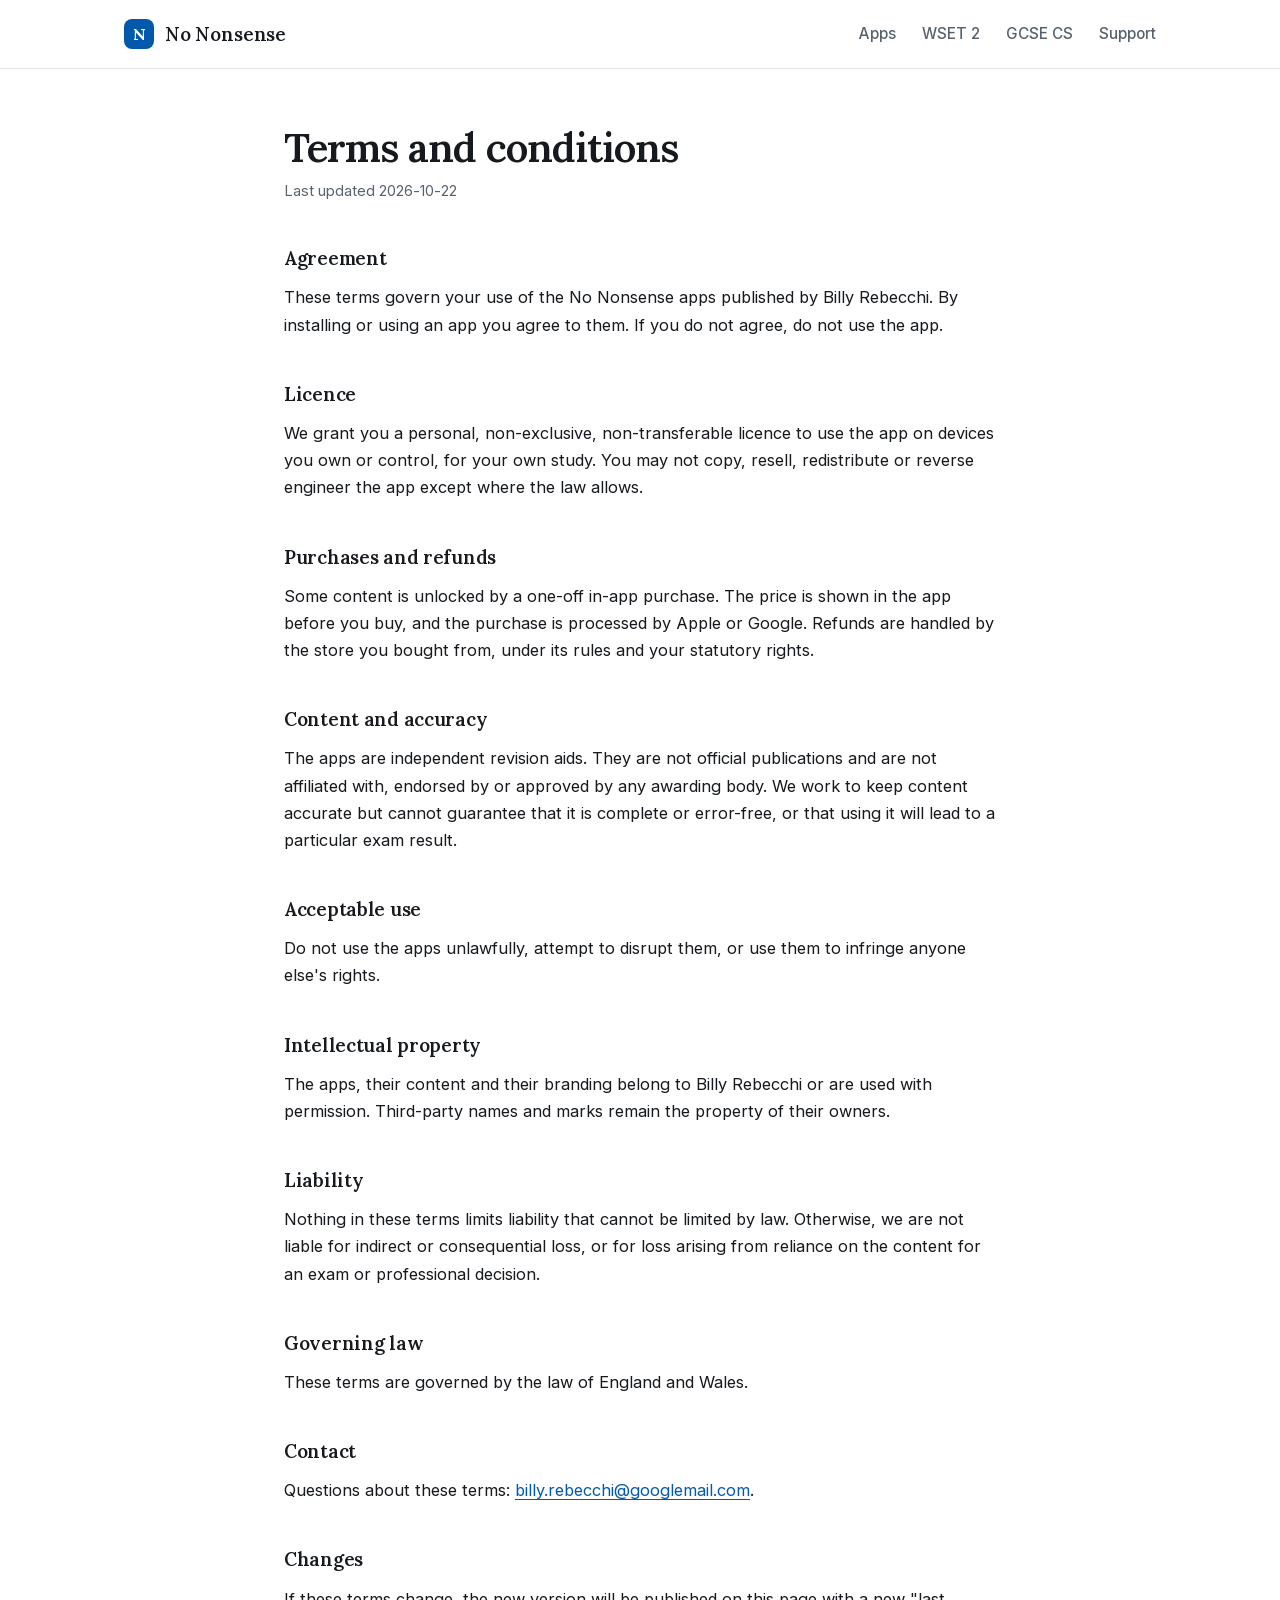
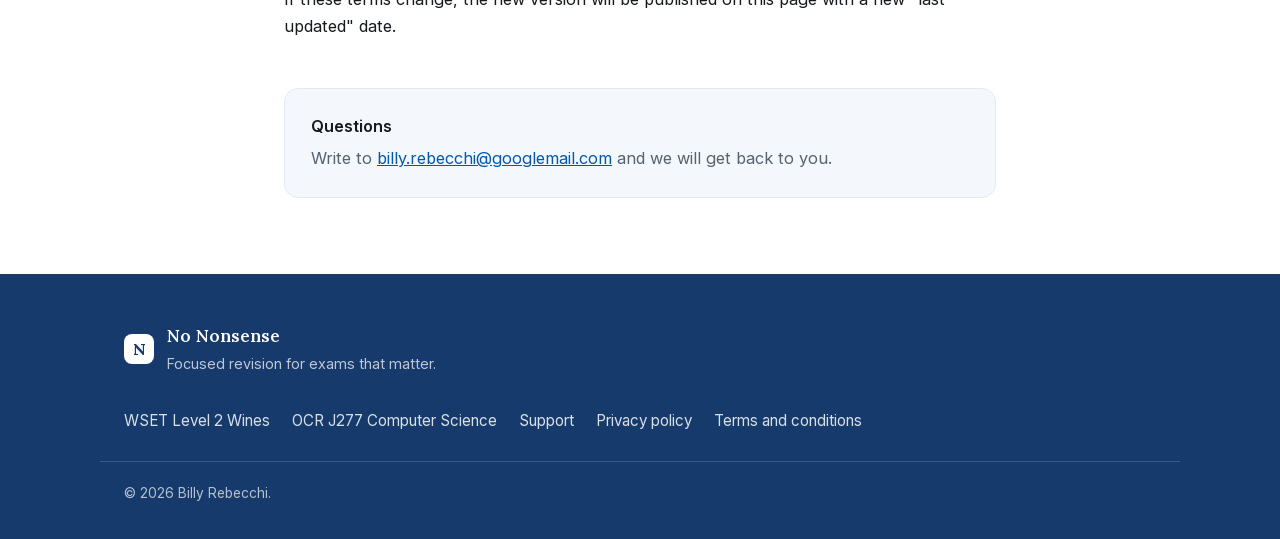
<file: terms/index.html>
<!doctype html>
<html lang="en-GB">
<head>
  <meta charset="utf-8">
  <meta name="viewport" content="width=device-width, initial-scale=1">
  <title>Terms and conditions | No Nonsense Revision</title>
  <meta name="description" content="The terms for No Nonsense revision apps: licence, purchases, refunds, content accuracy and liability.">
  <meta name="robots" content="index,follow,max-image-preview:large">
  <meta name="color-scheme" content="light dark">
  <meta name="theme-color" content="#0259ab" media="(prefers-color-scheme: light)">
  <meta name="theme-color" content="#1b1616" media="(prefers-color-scheme: dark)">
  <link rel="canonical" href="https://nononsenserevision.uk/terms/">
  <link rel="alternate" hreflang="en-GB" href="https://nononsenserevision.uk/terms/">

  <meta property="og:type" content="website">
  <meta property="og:site_name" content="No Nonsense Revision">
  <meta property="og:locale" content="en_GB">
  <meta property="og:title" content="Terms and conditions | No Nonsense Revision">
  <meta property="og:description" content="The terms for No Nonsense revision apps: licence, purchases, refunds, content accuracy and liability.">
  <meta property="og:url" content="https://nononsenserevision.uk/terms/">
  <meta property="og:image" content="https://nononsenserevision.uk/assets/social/wset2.png">
  <meta property="og:image:type" content="image/png">
  <meta property="og:image:width" content="1024">
  <meta property="og:image:height" content="500">
  <meta property="og:image:alt" content="No Nonsense revision apps">
  <meta name="twitter:card" content="summary_large_image">
  <meta name="twitter:title" content="Terms and conditions | No Nonsense Revision">
  <meta name="twitter:description" content="The terms for No Nonsense revision apps: licence, purchases, refunds, content accuracy and liability.">
  <meta name="twitter:image" content="https://nononsenserevision.uk/assets/social/wset2.png">

  <link rel="preload" href="/assets/fonts/Inter.woff2" as="font" type="font/woff2" crossorigin>
  <link rel="preload" href="/assets/fonts/Lora.woff2" as="font" type="font/woff2" crossorigin>
  <link rel="stylesheet" href="/assets/style.css?v=16d3e2df">
  <link rel="icon" href="/favicon.ico" sizes="any">
  <link rel="icon" type="image/png" href="/assets/favicon-32.png" sizes="32x32">
  <link rel="apple-touch-icon" href="/assets/apple-touch-icon.png">
  
</head>
<body>
  <a class="skip-link" href="#main">Skip to content</a>

  <header class="masthead">
    <div class="shell masthead-inner">
      <a class="wordmark" href="/">
        <span class="wordmark-mark" aria-hidden="true"></span>
        <span>No Nonsense</span>
      </a>
      <nav class="masthead-nav" aria-label="Primary">
        <a href="/#apps">Apps</a>
        <a href="/wset2/">WSET 2</a>
        <a href="/gcse-computer-science/">GCSE CS</a>
        <a href="/support/">Support</a>
      </nav>
    </div>
  </header>

  <main id="main">
<article class="legal">
  <header class="legal-head">
    <h1>Terms and conditions</h1>
    <p class="effective">Last updated 2026-10-22</p>
  </header>
  <div class="legal-body">
  <h2>Agreement</h2>
    <p>These terms govern your use of the No Nonsense apps published by Billy Rebecchi. By installing or using an app you agree to them. If you do not agree, do not use the app.</p>
  <h2>Licence</h2>
    <p>We grant you a personal, non-exclusive, non-transferable licence to use the app on devices you own or control, for your own study. You may not copy, resell, redistribute or reverse engineer the app except where the law allows.</p>
  <h2>Purchases and refunds</h2>
    <p>Some content is unlocked by a one-off in-app purchase. The price is shown in the app before you buy, and the purchase is processed by Apple or Google. Refunds are handled by the store you bought from, under its rules and your statutory rights.</p>
  <h2>Content and accuracy</h2>
    <p>The apps are independent revision aids. They are not official publications and are not affiliated with, endorsed by or approved by any awarding body. We work to keep content accurate but cannot guarantee that it is complete or error-free, or that using it will lead to a particular exam result.</p>
  <h2>Acceptable use</h2>
    <p>Do not use the apps unlawfully, attempt to disrupt them, or use them to infringe anyone else&#x27;s rights.</p>
  <h2>Intellectual property</h2>
    <p>The apps, their content and their branding belong to Billy Rebecchi or are used with permission. Third-party names and marks remain the property of their owners.</p>
  <h2>Liability</h2>
    <p>Nothing in these terms limits liability that cannot be limited by law. Otherwise, we are not liable for indirect or consequential loss, or for loss arising from reliance on the content for an exam or professional decision.</p>
  <h2>Governing law</h2>
    <p>These terms are governed by the law of England and Wales.</p>
  <h2>Contact</h2>
    <p>Questions about these terms: <a href="mailto:billy.rebecchi@googlemail.com">billy.rebecchi@googlemail.com</a>.</p>
  <h2>Changes</h2>
    <p>If these terms change, the new version will be published on this page with a new &quot;last updated&quot; date.</p>
  </div>
  <aside class="legal-contact">
    <h2>Questions</h2>
    <p>Write to <a href="mailto:billy.rebecchi@googlemail.com">billy.rebecchi@googlemail.com</a> and we will get back to you.</p>
  </aside>
</article>

  </main>

  <footer class="footer">
    <div class="shell footer-inner">
      <div class="footer-brand">
        <span class="wordmark-mark" aria-hidden="true"></span>
        <div>
          <p class="footer-name">No Nonsense</p>
          <p class="footer-tag">Focused revision for exams that matter.</p>
        </div>
      </div>
      <nav class="footer-nav" aria-label="Footer">
        <a href="/wset2/">WSET Level 2 Wines</a>
        <a href="/gcse-computer-science/">OCR J277 Computer Science</a>
        <a href="/support/">Support</a>
        <a href="/privacy/">Privacy policy</a>
        <a href="/terms/">Terms and conditions</a>
      </nav>
    </div>
    <div class="shell footer-legal">
      <p>&copy; 2026 Billy Rebecchi.</p>
    </div>
  </footer>
</body>
</html>
</file>
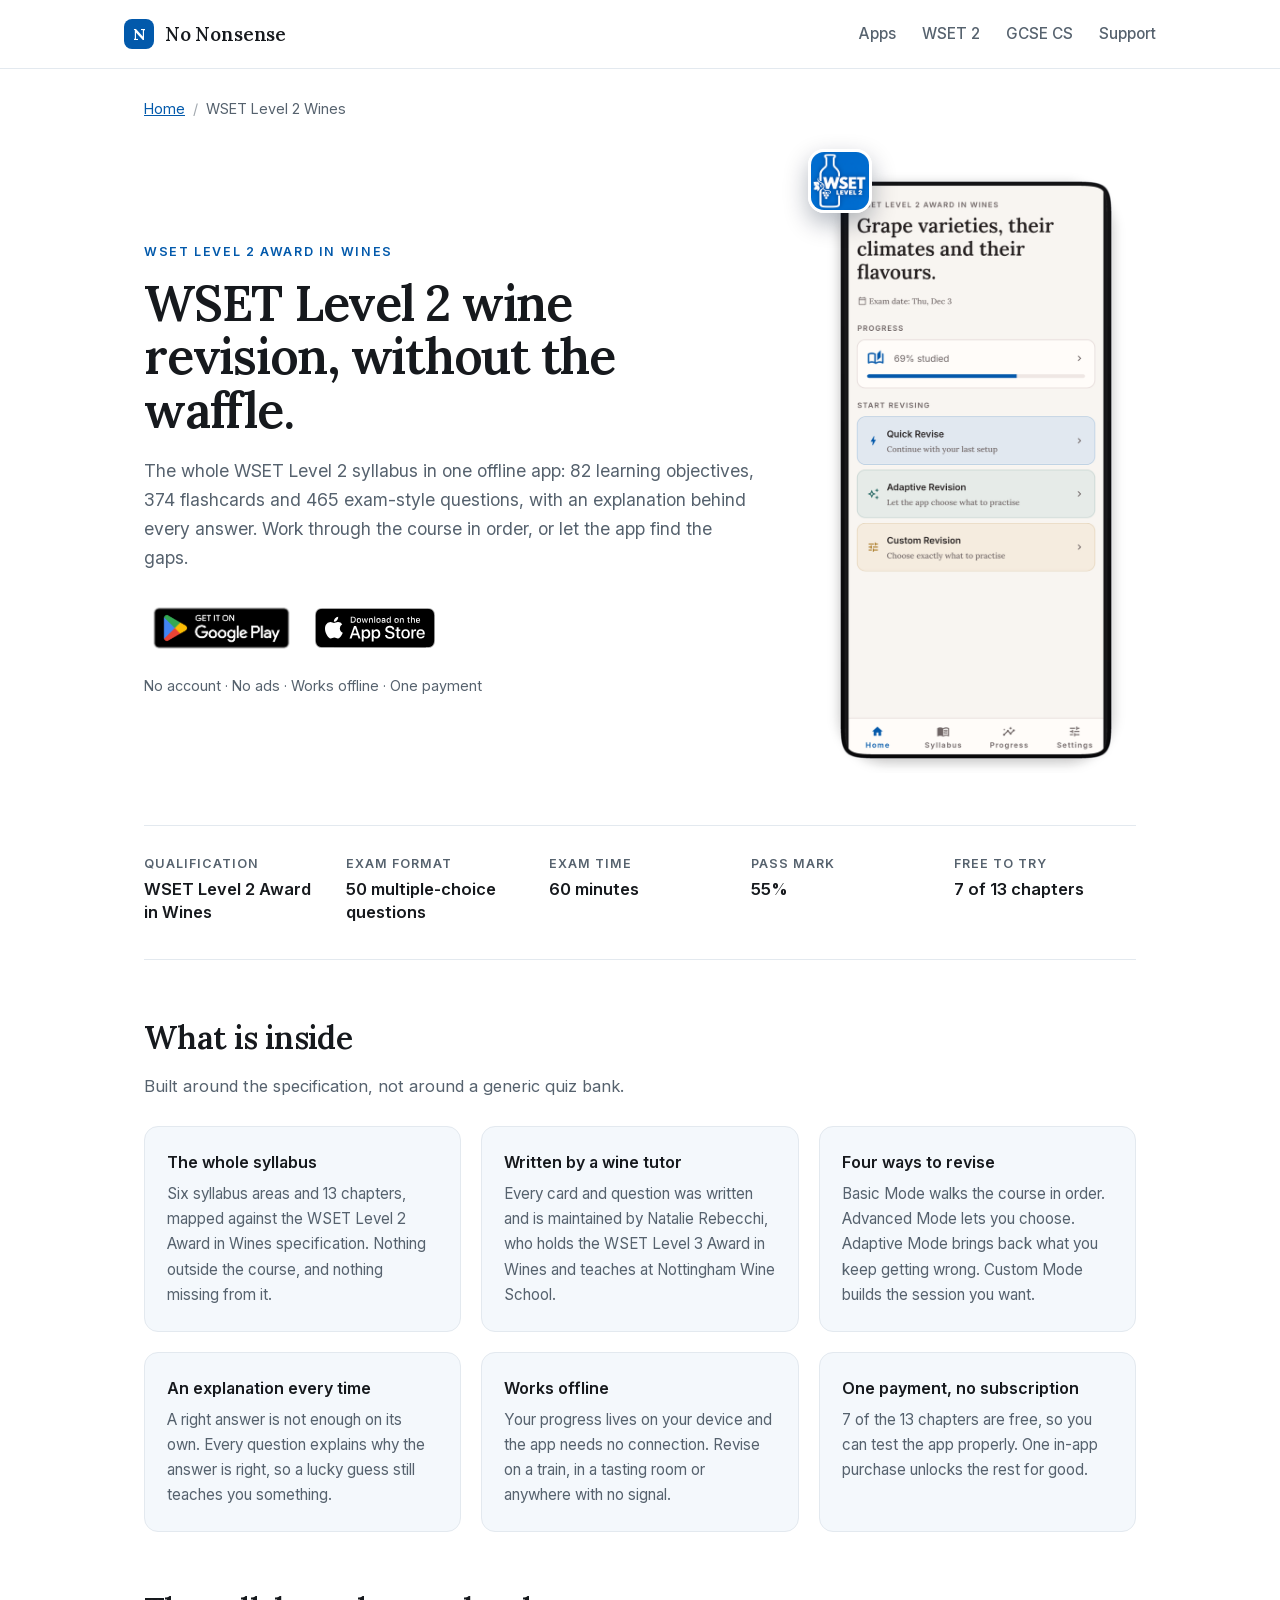
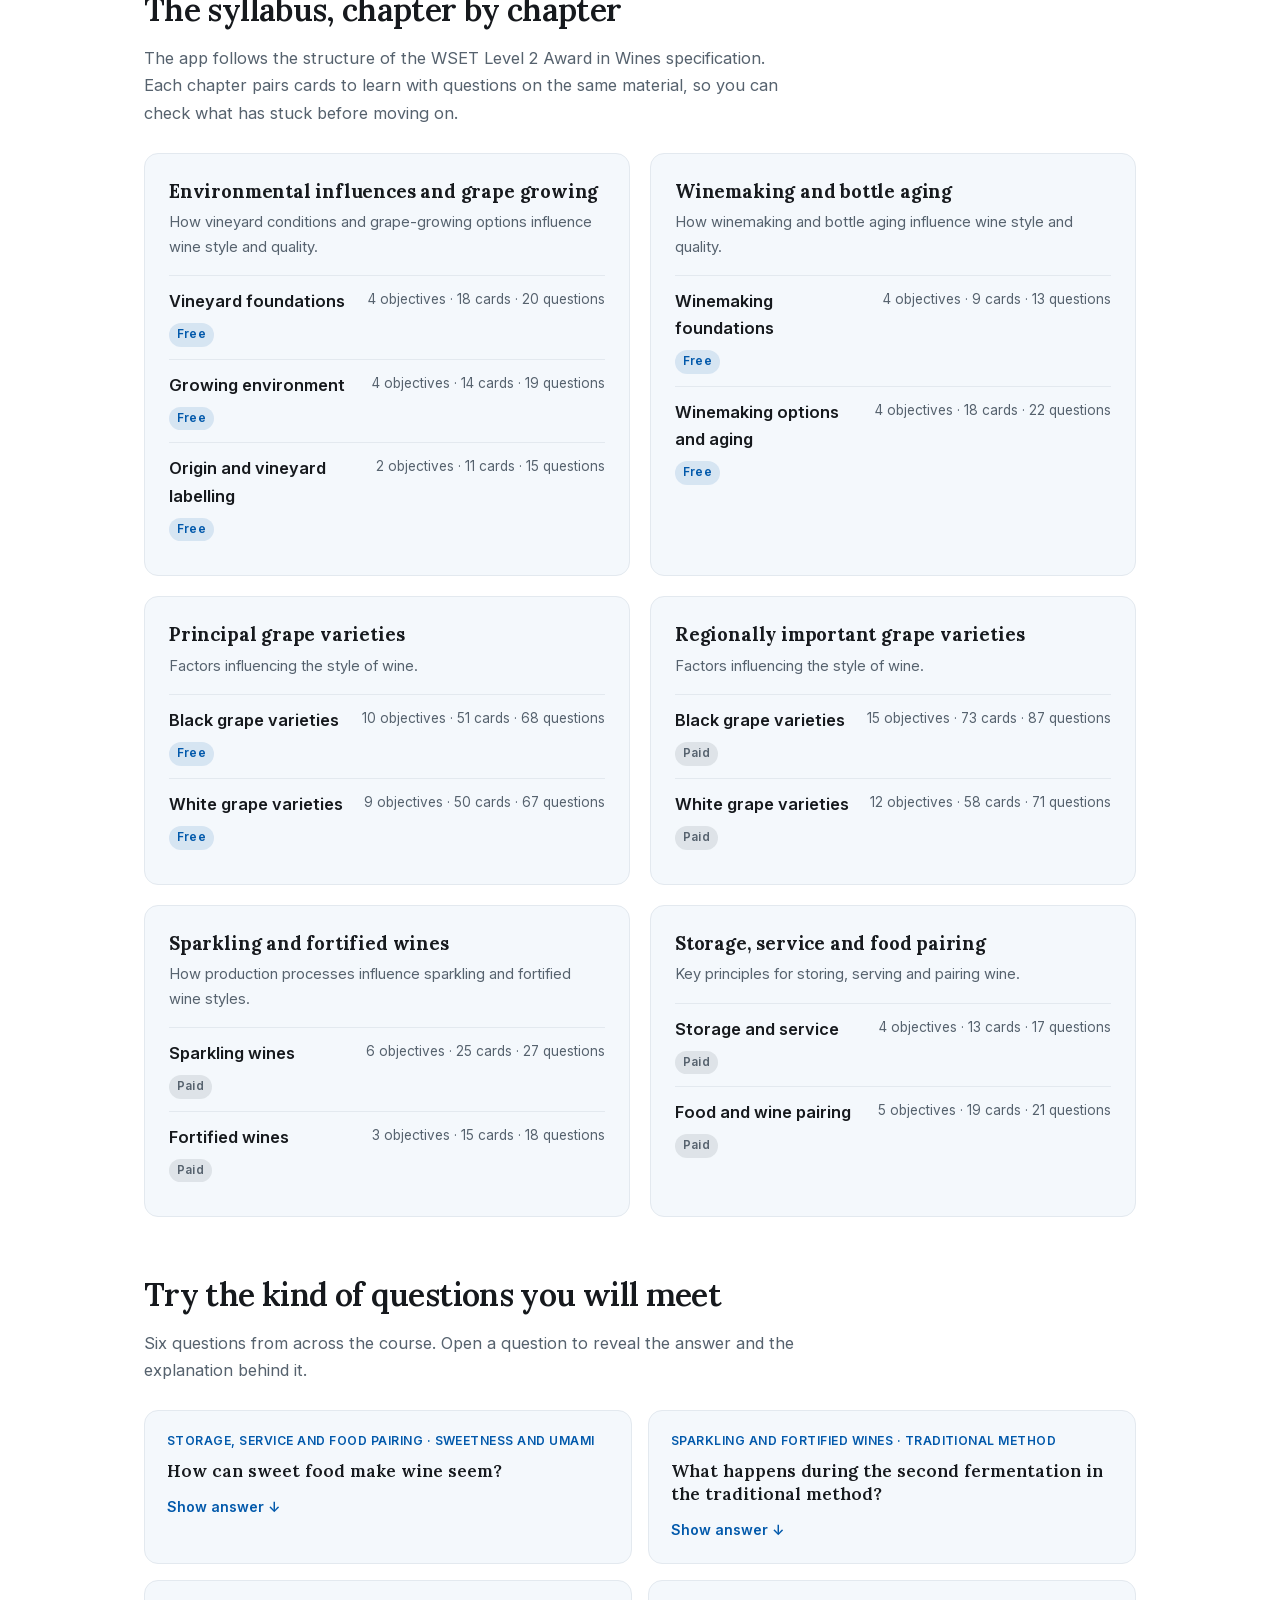
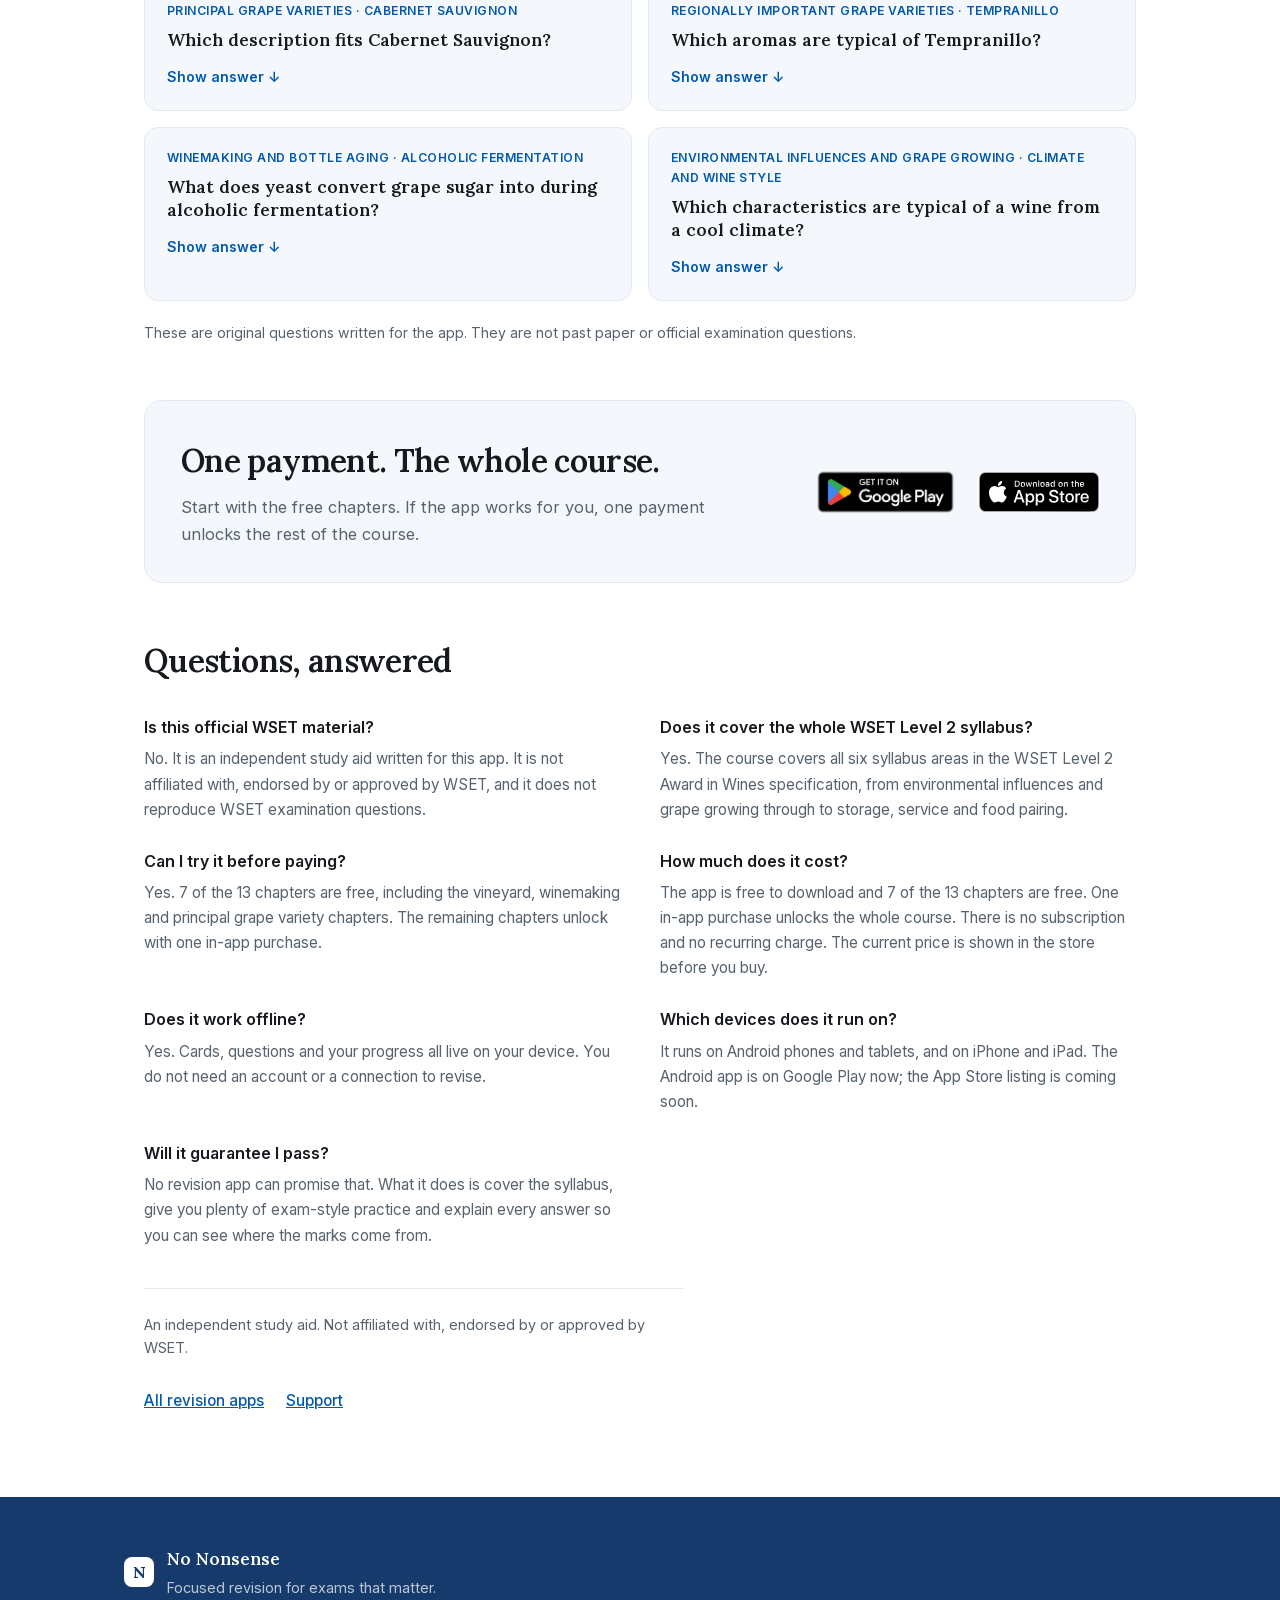
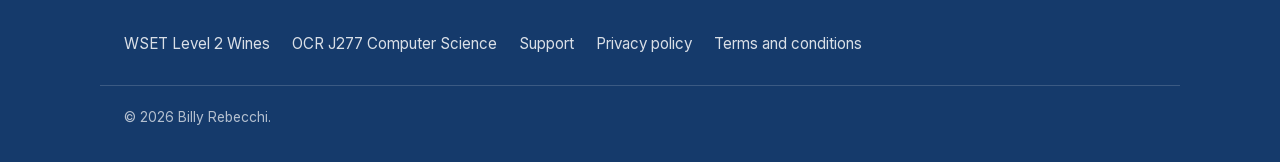
<file: wset2/index.html>
<!doctype html>
<html lang="en-GB">
<head>
  <meta charset="utf-8">
  <meta name="viewport" content="width=device-width, initial-scale=1">
  <title>WSET Level 2 Wine Revision App | No Nonsense</title>
  <meta name="description" content="Revise the whole WSET Level 2 Award in Wines syllabus with 374 flashcards and 465 exam-style questions, each explained. 7 of 13 chapters free.">
  <meta name="robots" content="index,follow,max-image-preview:large">
  <meta name="color-scheme" content="light dark">
  <meta name="theme-color" content="#0259ab" media="(prefers-color-scheme: light)">
  <meta name="theme-color" content="#1b1616" media="(prefers-color-scheme: dark)">
  <link rel="canonical" href="https://nononsenserevision.uk/wset2/">
  <link rel="alternate" hreflang="en-GB" href="https://nononsenserevision.uk/wset2/">

  <meta property="og:type" content="website">
  <meta property="og:site_name" content="No Nonsense Revision">
  <meta property="og:locale" content="en_GB">
  <meta property="og:title" content="WSET Level 2 Wine Revision App | No Nonsense">
  <meta property="og:description" content="Revise the whole WSET Level 2 Award in Wines syllabus with 374 flashcards and 465 exam-style questions, each explained. 7 of 13 chapters free.">
  <meta property="og:url" content="https://nononsenserevision.uk/wset2/">
  <meta property="og:image" content="https://nononsenserevision.uk/assets/social/wset2.png">
  <meta property="og:image:type" content="image/png">
  <meta property="og:image:width" content="1024">
  <meta property="og:image:height" content="500">
  <meta property="og:image:alt" content="WSET Level 2 Wines from No Nonsense Revision">
  <meta name="twitter:card" content="summary_large_image">
  <meta name="twitter:title" content="WSET Level 2 Wine Revision App | No Nonsense">
  <meta name="twitter:description" content="Revise the whole WSET Level 2 Award in Wines syllabus with 374 flashcards and 465 exam-style questions, each explained. 7 of 13 chapters free.">
  <meta name="twitter:image" content="https://nononsenserevision.uk/assets/social/wset2.png">

  <link rel="preload" href="/assets/fonts/Inter.woff2" as="font" type="font/woff2" crossorigin>
  <link rel="preload" href="/assets/fonts/Lora.woff2" as="font" type="font/woff2" crossorigin>
  <link rel="stylesheet" href="/assets/style.css?v=16d3e2df">
  <link rel="icon" href="/favicon.ico" sizes="any">
  <link rel="icon" type="image/png" href="/assets/favicon-32.png" sizes="32x32">
  <link rel="apple-touch-icon" href="/assets/apple-touch-icon.png">
  <script type="application/ld+json">{"@context":"https://schema.org","@graph":[{"@type":"BreadcrumbList","itemListElement":[{"@type":"ListItem","position":1,"name":"Home","item":"https://nononsenserevision.uk/"},{"@type":"ListItem","position":2,"name":"WSET Level 2 Wines","item":"https://nononsenserevision.uk/wset2/"}]},{"@type":"SoftwareApplication","name":"WSET Level 2 Wines","applicationCategory":"EducationalApplication","applicationSubCategory":"Revision","operatingSystem":"Android, iOS","url":"https://nononsenserevision.uk/wset2/","description":"Revise the whole WSET Level 2 Award in Wines syllabus with 374 flashcards and 465 exam-style questions, each explained. 7 of 13 chapters free.","inLanguage":"en-GB","image":"https://nononsenserevision.uk/assets/social/wset2.png","publisher":{"@id":"https://nononsenserevision.uk/#organisation"},"offers":{"@type":"Offer","price":"8.99","priceCurrency":"GBP","description":"One-off in-app purchase that unlocks the complete course. No subscription."}},{"@type":"FAQPage","mainEntity":[{"@type":"Question","name":"Is this official WSET material?","acceptedAnswer":{"@type":"Answer","text":"No. It is an independent study aid written for this app. It is not affiliated with, endorsed by or approved by WSET, and it does not reproduce WSET examination questions."}},{"@type":"Question","name":"Does it cover the whole WSET Level 2 syllabus?","acceptedAnswer":{"@type":"Answer","text":"Yes. The course covers all six syllabus areas in the WSET Level 2 Award in Wines specification, from environmental influences and grape growing through to storage, service and food pairing."}},{"@type":"Question","name":"Can I try it before paying?","acceptedAnswer":{"@type":"Answer","text":"Yes. 7 of the 13 chapters are free, including the vineyard, winemaking and principal grape variety chapters. The remaining chapters unlock with one in-app purchase."}},{"@type":"Question","name":"How much does it cost?","acceptedAnswer":{"@type":"Answer","text":"The app is free to download and 7 of the 13 chapters are free. One in-app purchase unlocks the whole course. There is no subscription and no recurring charge. The current price is shown in the store before you buy."}},{"@type":"Question","name":"Does it work offline?","acceptedAnswer":{"@type":"Answer","text":"Yes. Cards, questions and your progress all live on your device. You do not need an account or a connection to revise."}},{"@type":"Question","name":"Which devices does it run on?","acceptedAnswer":{"@type":"Answer","text":"It runs on Android phones and tablets, and on iPhone and iPad. The Android app is on Google Play now; the App Store listing is coming soon."}},{"@type":"Question","name":"Will it guarantee I pass?","acceptedAnswer":{"@type":"Answer","text":"No revision app can promise that. What it does is cover the syllabus, give you plenty of exam-style practice and explain every answer so you can see where the marks come from."}}]}]}</script>
</head>
<body>
  <a class="skip-link" href="#main">Skip to content</a>

  <header class="masthead">
    <div class="shell masthead-inner">
      <a class="wordmark" href="/">
        <span class="wordmark-mark" aria-hidden="true"></span>
        <span>No Nonsense</span>
      </a>
      <nav class="masthead-nav" aria-label="Primary">
        <a href="/#apps">Apps</a>
        <a href="/wset2/">WSET 2</a>
        <a href="/gcse-computer-science/">GCSE CS</a>
        <a href="/support/">Support</a>
      </nav>
    </div>
  </header>

  <main id="main">
<article class="product">
  <nav class="breadcrumb" aria-label="Breadcrumb">
    <ol>
      <li><a href="https://nononsenserevision.uk/">Home</a></li>
      <li aria-current="page">WSET Level 2 Wines</li>
    </ol>
  </nav>

  <header class="product-hero">
    <div class="product-hero-copy">
      <p class="eyebrow">WSET Level 2 Award in Wines</p>
      <h1>WSET Level 2 wine revision, without the waffle.</h1>
      <p class="product-intro">The whole WSET Level 2 syllabus in one offline app: 82 learning objectives, 374 flashcards and 465 exam-style questions, with an explanation behind every answer. Work through the course in order, or let the app find the gaps.</p>
      <div class="product-actions">
        <a class="app-badge play" href="https://play.google.com/store/apps/details?id=uk.co.thebillington.wset2" rel="noopener">
          <img src="/assets/badges/google-play.png?v=16d3e2df" alt="Get WSET Level 2 Wines on Google Play" height="60">
        </a>
        <a class="app-badge" href="https://apps.apple.com/app/id6824454016" rel="noopener">
          <img src="/assets/badges/app-store.svg?v=16d3e2df" alt="Download WSET Level 2 Wines on the App Store" height="40">
        </a>
      </div>
      <p class="product-proof">No account · No ads · Works offline · One payment</p>
    </div>
    <div class="product-mark">
      <picture>
        <source media="(prefers-color-scheme: dark)" srcset="/assets/screenshots/wset2-home-dark.png?v=16d3e2df">
        <img class="product-shot" src="/assets/screenshots/wset2-home-light.png?v=16d3e2df" alt="Screenshot of WSET Level 2 Wines" width="640" height="1293">
      </picture>
      <img class="product-icon" src="/assets/icons/wset2.png?v=16d3e2df" alt="" width="64" height="64">
    </div>
  </header>

  <section class="product-facts" aria-label="Key facts">
    <dl>
          <div>
            <dt>Qualification</dt>
            <dd>WSET Level 2 Award in Wines</dd>
          </div>
          <div>
            <dt>Exam format</dt>
            <dd>50 multiple-choice questions</dd>
          </div>
          <div>
            <dt>Exam time</dt>
            <dd>60 minutes</dd>
          </div>
          <div>
            <dt>Pass mark</dt>
            <dd>55%</dd>
          </div>
          <div>
            <dt>Free to try</dt>
            <dd>7 of 13 chapters</dd>
          </div>
    </dl>
  </section>

  <section class="product-section" id="whats-inside">
    <div class="product-section-head">
      <h2>What is inside</h2>
      <p>Built around the specification, not around a generic quiz bank.</p>
    </div>
    <ul class="feature-grid">
        <li>
          <h3>The whole syllabus</h3>
          <p>Six syllabus areas and 13 chapters, mapped against the WSET Level 2 Award in Wines specification. Nothing outside the course, and nothing missing from it.</p>
        </li>
        <li>
          <h3>Written by a wine tutor</h3>
          <p>Every card and question was written and is maintained by Natalie Rebecchi, who holds the WSET Level 3 Award in Wines and teaches at Nottingham Wine School.</p>
        </li>
        <li>
          <h3>Four ways to revise</h3>
          <p>Basic Mode walks the course in order. Advanced Mode lets you choose. Adaptive Mode brings back what you keep getting wrong. Custom Mode builds the session you want.</p>
        </li>
        <li>
          <h3>An explanation every time</h3>
          <p>A right answer is not enough on its own. Every question explains why the answer is right, so a lucky guess still teaches you something.</p>
        </li>
        <li>
          <h3>Works offline</h3>
          <p>Your progress lives on your device and the app needs no connection. Revise on a train, in a tasting room or anywhere with no signal.</p>
        </li>
        <li>
          <h3>One payment, no subscription</h3>
          <p>7 of the 13 chapters are free, so you can test the app properly. One in-app purchase unlocks the rest for good.</p>
        </li>
    </ul>
  </section>

  <section class="product-section" id="syllabus">
    <div class="product-section-head">
      <h2>The syllabus, chapter by chapter</h2>
      <p>The app follows the structure of the WSET Level 2 Award in Wines specification. Each chapter pairs cards to learn with questions on the same material, so you can check what has stuck before moving on.</p>
    </div>
    <div class="syllabus-grid">
      <section class="syllabus-section">
        <h3>Environmental influences and grape growing</h3>
        <p class="syllabus-subtitle">How vineyard conditions and grape-growing options influence wine style and quality.</p>
        <ul class="syllabus-list">
            <li>
              <span class="syllabus-name">Vineyard foundations</span>
              <span class="syllabus-count">4 objectives · 18 cards · 20 questions</span>
              <span class="syllabus-badge free">Free</span>
            </li>
            <li>
              <span class="syllabus-name">Growing environment</span>
              <span class="syllabus-count">4 objectives · 14 cards · 19 questions</span>
              <span class="syllabus-badge free">Free</span>
            </li>
            <li>
              <span class="syllabus-name">Origin and vineyard labelling</span>
              <span class="syllabus-count">2 objectives · 11 cards · 15 questions</span>
              <span class="syllabus-badge free">Free</span>
            </li>
        </ul>
      </section>
      <section class="syllabus-section">
        <h3>Winemaking and bottle aging</h3>
        <p class="syllabus-subtitle">How winemaking and bottle aging influence wine style and quality.</p>
        <ul class="syllabus-list">
            <li>
              <span class="syllabus-name">Winemaking foundations</span>
              <span class="syllabus-count">4 objectives · 9 cards · 13 questions</span>
              <span class="syllabus-badge free">Free</span>
            </li>
            <li>
              <span class="syllabus-name">Winemaking options and aging</span>
              <span class="syllabus-count">4 objectives · 18 cards · 22 questions</span>
              <span class="syllabus-badge free">Free</span>
            </li>
        </ul>
      </section>
      <section class="syllabus-section">
        <h3>Principal grape varieties</h3>
        <p class="syllabus-subtitle">Factors influencing the style of wine.</p>
        <ul class="syllabus-list">
            <li>
              <span class="syllabus-name">Black grape varieties</span>
              <span class="syllabus-count">10 objectives · 51 cards · 68 questions</span>
              <span class="syllabus-badge free">Free</span>
            </li>
            <li>
              <span class="syllabus-name">White grape varieties</span>
              <span class="syllabus-count">9 objectives · 50 cards · 67 questions</span>
              <span class="syllabus-badge free">Free</span>
            </li>
        </ul>
      </section>
      <section class="syllabus-section">
        <h3>Regionally important grape varieties</h3>
        <p class="syllabus-subtitle">Factors influencing the style of wine.</p>
        <ul class="syllabus-list">
            <li>
              <span class="syllabus-name">Black grape varieties</span>
              <span class="syllabus-count">15 objectives · 73 cards · 87 questions</span>
              <span class="syllabus-badge paid">Paid</span>
            </li>
            <li>
              <span class="syllabus-name">White grape varieties</span>
              <span class="syllabus-count">12 objectives · 58 cards · 71 questions</span>
              <span class="syllabus-badge paid">Paid</span>
            </li>
        </ul>
      </section>
      <section class="syllabus-section">
        <h3>Sparkling and fortified wines</h3>
        <p class="syllabus-subtitle">How production processes influence sparkling and fortified wine styles.</p>
        <ul class="syllabus-list">
            <li>
              <span class="syllabus-name">Sparkling wines</span>
              <span class="syllabus-count">6 objectives · 25 cards · 27 questions</span>
              <span class="syllabus-badge paid">Paid</span>
            </li>
            <li>
              <span class="syllabus-name">Fortified wines</span>
              <span class="syllabus-count">3 objectives · 15 cards · 18 questions</span>
              <span class="syllabus-badge paid">Paid</span>
            </li>
        </ul>
      </section>
      <section class="syllabus-section">
        <h3>Storage, service and food pairing</h3>
        <p class="syllabus-subtitle">Key principles for storing, serving and pairing wine.</p>
        <ul class="syllabus-list">
            <li>
              <span class="syllabus-name">Storage and service</span>
              <span class="syllabus-count">4 objectives · 13 cards · 17 questions</span>
              <span class="syllabus-badge paid">Paid</span>
            </li>
            <li>
              <span class="syllabus-name">Food and wine pairing</span>
              <span class="syllabus-count">5 objectives · 19 cards · 21 questions</span>
              <span class="syllabus-badge paid">Paid</span>
            </li>
        </ul>
      </section>
    </div>
  </section>

  <section class="product-section" id="sample-questions">
    <div class="product-section-head">
      <h2>Try the kind of questions you will meet</h2>
      <p>Six questions from across the course. Open a question to reveal the answer and the explanation behind it.</p>
    </div>
    <div class="sample-list">
      <details class="sample-question">
        <summary>
          <span class="sample-topic">Storage, service and food pairing · Sweetness and umami</span>
          <span class="sample-prompt">How can sweet food make wine seem?</span>
          <span class="sample-reveal">Show answer</span>
        </summary>
        <ol class="sample-answers" type="A">
            <li>Lower in alcohol</li>
            <li>Less acidic and sweeter</li>
            <li>More fruity and less bitter</li>
            <li class="is-correct">More drying and bitter<span class="sample-tick">Correct</span></li>
        </ol>
        <p class="sample-why"><strong>Why:</strong> Sweet food makes wine seem more drying and bitter, more acidic, less sweet and less fruity. A dessert with a light, crisp wine is the classic mismatch.</p>
      </details>
      <details class="sample-question">
        <summary>
          <span class="sample-topic">Sparkling and fortified wines · Traditional method</span>
          <span class="sample-prompt">What happens during the second fermentation in the traditional method?</span>
          <span class="sample-reveal">Show answer</span>
        </summary>
        <ol class="sample-answers" type="A">
            <li class="is-correct">It ferments again in the bottle, trapping carbon dioxide as pressure<span class="sample-tick">Correct</span></li>
            <li>The wine is boiled to drive off the alcohol before it is bottled</li>
            <li>The grapes are pressed again and the juice ferments a second time</li>
            <li>The wine is filtered and the yeast is added back in before bottling</li>
        </ol>
        <p class="sample-why"><strong>Why:</strong> In the traditional method, yeast and sugar are added to a base wine that has already fermented once, and a second fermentation follows in the bottle. The carbon dioxide is trapped and becomes the fizz.</p>
      </details>
      <details class="sample-question">
        <summary>
          <span class="sample-topic">Principal grape varieties · Cabernet Sauvignon</span>
          <span class="sample-prompt">Which description fits Cabernet Sauvignon?</span>
          <span class="sample-reveal">Show answer</span>
        </summary>
        <ol class="sample-answers" type="A">
            <li>Medium acidity, medium tannin, medium body</li>
            <li>High acidity, low tannin, light body</li>
            <li class="is-correct">High acidity, high tannin, medium to full body<span class="sample-tick">Correct</span></li>
            <li>Low acidity, low tannin, full body</li>
        </ol>
        <p class="sample-why"><strong>Why:</strong> Cabernet Sauvignon is typically high in acidity, has high tannin and a medium to full body. It is deeply coloured.</p>
      </details>
      <details class="sample-question">
        <summary>
          <span class="sample-topic">Regionally important grape varieties · Tempranillo</span>
          <span class="sample-prompt">Which aromas are typical of Tempranillo?</span>
          <span class="sample-reveal">Show answer</span>
        </summary>
        <ol class="sample-answers" type="A">
            <li>Lychee and rose</li>
            <li class="is-correct">Red and black fruit with leather<span class="sample-tick">Correct</span></li>
            <li>Green apple and lemon</li>
            <li>Green pepper and asparagus</li>
        </ol>
        <p class="sample-why"><strong>Why:</strong> Typical aromas of Tempranillo are strawberry and red cherry; blackberry and black plum; dried fruit, leather and mushroom.</p>
      </details>
      <details class="sample-question">
        <summary>
          <span class="sample-topic">Winemaking and bottle aging · Alcoholic fermentation</span>
          <span class="sample-prompt">What does yeast convert grape sugar into during alcoholic fermentation?</span>
          <span class="sample-reveal">Show answer</span>
        </summary>
        <ol class="sample-answers" type="A">
            <li class="is-correct">Alcohol and carbon dioxide<span class="sample-tick">Correct</span></li>
            <li>Water and oxygen</li>
            <li>Oak and lees</li>
            <li>Tannin and acid</li>
        </ol>
        <p class="sample-why"><strong>Why:</strong> Yeast converts the sugar in the grape juice into alcohol and carbon dioxide. The alcohol stays in the wine, and in a still wine the carbon dioxide escapes.</p>
      </details>
      <details class="sample-question">
        <summary>
          <span class="sample-topic">Environmental influences and grape growing · Climate and wine style</span>
          <span class="sample-prompt">Which characteristics are typical of a wine from a cool climate?</span>
          <span class="sample-reveal">Show answer</span>
        </summary>
        <ol class="sample-answers" type="A">
            <li class="is-correct">Higher acidity, lighter body, lower alcohol<span class="sample-tick">Correct</span></li>
            <li>Higher tannin, fuller body, higher alcohol</li>
            <li>Lower acidity, lighter body, higher alcohol</li>
            <li>Lower acidity, fuller body, higher alcohol</li>
        </ol>
        <p class="sample-why"><strong>Why:</strong> A cool climate has a temperature of 16.5°C or below, and the wines are lower in alcohol, lighter in body, lower in tannin and higher in acidity.</p>
      </details>
    </div>
    <p class="sample-note">These are original questions written for the app. They are not past paper or official examination questions.</p>
  </section>

  <section class="product-section product-cta">
    <div>
      <h2>One payment. The whole course.</h2>
      <p>Start with the free chapters. If the app works for you, one payment unlocks the rest of the course.</p>
    </div>
    <div class="product-actions">
        <a class="app-badge play" href="https://play.google.com/store/apps/details?id=uk.co.thebillington.wset2" rel="noopener">
          <img src="/assets/badges/google-play.png?v=16d3e2df" alt="Get WSET Level 2 Wines on Google Play" height="60">
        </a>
        <a class="app-badge" href="https://apps.apple.com/app/id6824454016" rel="noopener">
          <img src="/assets/badges/app-store.svg?v=16d3e2df" alt="Download WSET Level 2 Wines on the App Store" height="40">
        </a>
    </div>
  </section>

  <section class="product-section" id="faq">
    <div class="product-section-head">
      <h2>Questions, answered</h2>
    </div>
    <div class="faq">
      <div class="faq-item">
        <h3>Is this official WSET material?</h3>
        <p>No. It is an independent study aid written for this app. It is not affiliated with, endorsed by or approved by WSET, and it does not reproduce WSET examination questions.</p>
      </div>
      <div class="faq-item">
        <h3>Does it cover the whole WSET Level 2 syllabus?</h3>
        <p>Yes. The course covers all six syllabus areas in the WSET Level 2 Award in Wines specification, from environmental influences and grape growing through to storage, service and food pairing.</p>
      </div>
      <div class="faq-item">
        <h3>Can I try it before paying?</h3>
        <p>Yes. 7 of the 13 chapters are free, including the vineyard, winemaking and principal grape variety chapters. The remaining chapters unlock with one in-app purchase.</p>
      </div>
      <div class="faq-item">
        <h3>How much does it cost?</h3>
        <p>The app is free to download and 7 of the 13 chapters are free. One in-app purchase unlocks the whole course. There is no subscription and no recurring charge. The current price is shown in the store before you buy.</p>
      </div>
      <div class="faq-item">
        <h3>Does it work offline?</h3>
        <p>Yes. Cards, questions and your progress all live on your device. You do not need an account or a connection to revise.</p>
      </div>
      <div class="faq-item">
        <h3>Which devices does it run on?</h3>
        <p>It runs on Android phones and tablets, and on iPhone and iPad. The Android app is on Google Play now; the App Store listing is coming soon.</p>
      </div>
      <div class="faq-item">
        <h3>Will it guarantee I pass?</h3>
        <p>No revision app can promise that. What it does is cover the syllabus, give you plenty of exam-style practice and explain every answer so you can see where the marks come from.</p>
      </div>
    </div>
  </section>

  <p class="app-disclaimer product-disclaimer">An independent study aid. Not affiliated with, endorsed by or approved by WSET.</p>

  <nav class="product-footer-nav" aria-label="More from No Nonsense">
    <a href="https://nononsenserevision.uk/">All revision apps</a>
    <a href="https://nononsenserevision.uk/support/">Support</a>
  </nav>
</article>

  </main>

  <footer class="footer">
    <div class="shell footer-inner">
      <div class="footer-brand">
        <span class="wordmark-mark" aria-hidden="true"></span>
        <div>
          <p class="footer-name">No Nonsense</p>
          <p class="footer-tag">Focused revision for exams that matter.</p>
        </div>
      </div>
      <nav class="footer-nav" aria-label="Footer">
        <a href="/wset2/">WSET Level 2 Wines</a>
        <a href="/gcse-computer-science/">OCR J277 Computer Science</a>
        <a href="/support/">Support</a>
        <a href="/privacy/">Privacy policy</a>
        <a href="/terms/">Terms and conditions</a>
      </nav>
    </div>
    <div class="shell footer-legal">
      <p>&copy; 2026 Billy Rebecchi.</p>
    </div>
  </footer>
</body>
</html>
</file>
<file: assets/style.css>
/* No Nonsense — the series site.
   Type and colour come from the app itself: Lora for display, Inter for text,
   the icon blue for light mode and the icon navy for dark mode. */

@font-face {
  font-family: "Lora";
  src: url("/assets/fonts/Lora.woff2") format("woff2");
  font-weight: 400 700;
  font-display: swap;
}

@font-face {
  font-family: "Inter";
  src: url("/assets/fonts/Inter.woff2") format("woff2");
  font-weight: 400 600;
  font-display: swap;
}

:root {
  --brand: #0259ab;
  --brand-deep: #01437c;
  --navy: #153a6b;
  --ink: #16191d;
  --muted: #56626e;
  --line: #e3e9ef;
  --paper: #ffffff;
  --wash: #f4f8fc;
  --on-brand: #ffffff;
  --shadow: 0 1px 2px rgba(16, 24, 40, .04), 0 12px 32px rgba(16, 24, 40, .06);
  --radius: 18px;
  --shell: 1080px;
}

@media (prefers-color-scheme: dark) {
  :root {
    --brand: #6fb0f0;
    --brand-deep: #4d8fd6;
    --navy: #153a6b;
    --ink: #f3edea;
    --muted: #b9aeac;
    --line: #3a3336;
    --paper: #1b1616;
    --wash: #241e1e;
    --on-brand: #10202f;
    --shadow: 0 1px 2px rgba(0, 0, 0, .4), 0 14px 36px rgba(0, 0, 0, .35);
  }
}

*,
*::before,
*::after { box-sizing: border-box; }

html {
  -webkit-text-size-adjust: 100%;
  scroll-behavior: smooth;
}

@media (prefers-reduced-motion: reduce) {
  html { scroll-behavior: auto; }
}

body {
  margin: 0;
  background: var(--paper);
  color: var(--ink);
  font-family: "Inter", -apple-system, BlinkMacSystemFont, "Segoe UI", Roboto, sans-serif;
  font-size: 1.03rem;
  line-height: 1.65;
  -webkit-font-smoothing: antialiased;
}

img { max-width: 100%; height: auto; }

a { color: var(--brand); }

.shell {
  width: 100%;
  max-width: var(--shell);
  margin: 0 auto;
  padding: 0 24px;
}

.skip-link {
  position: absolute;
  left: -9999px;
  top: 0;
  background: var(--paper);
  color: var(--ink);
  padding: 12px 18px;
  border-radius: 0 0 10px 0;
  z-index: 10;
}

.skip-link:focus { left: 0; }

:focus-visible {
  outline: 3px solid var(--brand);
  outline-offset: 3px;
  border-radius: 4px;
}

/* ---------- masthead ---------- */

.masthead {
  position: sticky;
  top: 0;
  z-index: 5;
  background: color-mix(in srgb, var(--paper) 88%, transparent);
  backdrop-filter: saturate(180%) blur(12px);
  border-bottom: 1px solid var(--line);
}

.masthead-inner {
  display: flex;
  align-items: center;
  justify-content: space-between;
  gap: 24px;
  min-height: 68px;
}

.wordmark {
  display: inline-flex;
  align-items: center;
  gap: 11px;
  font-family: "Lora", Georgia, serif;
  font-weight: 600;
  font-size: 1.16rem;
  letter-spacing: -0.01em;
  color: var(--ink);
  text-decoration: none;
}

.wordmark-mark {
  display: grid;
  place-items: center;
  width: 30px;
  height: 30px;
  border-radius: 8px;
  background: var(--brand);
  color: #fff;
  font-family: "Lora", Georgia, serif;
  font-weight: 700;
  font-size: 1rem;
  line-height: 1;
}

.wordmark-mark::before { content: "N"; }

.masthead-nav { display: flex; gap: 26px; }

.masthead-nav a {
  color: var(--muted);
  text-decoration: none;
  font-size: .95rem;
  font-weight: 500;
}

.masthead-nav a:hover { color: var(--ink); }

/* ---------- hero ---------- */

.hero {
  background:
    radial-gradient(120% 140% at 12% 0%, rgba(255, 255, 255, .16), transparent 55%),
    linear-gradient(155deg, #0259ab 0%, #01437c 100%);
  color: #fff;
  padding: 78px 0 84px;
}

.hero-inner {
  display: grid;
  grid-template-columns: minmax(0, 1.05fr) minmax(0, 340px);
  align-items: center;
  gap: 56px;
}

.eyebrow {
  margin: 0 0 18px;
  text-transform: uppercase;
  letter-spacing: .13em;
  font-size: .78rem;
  font-weight: 600;
  opacity: .82;
}

.hero h1 {
  margin: 0 0 20px;
  font-family: "Lora", Georgia, serif;
  font-weight: 600;
  font-size: clamp(2.05rem, 4.6vw, 3.35rem);
  line-height: 1.08;
  letter-spacing: -0.025em;
  max-width: 15ch;
}

.hero-intro {
  margin: 0 0 28px;
  font-size: 1.12rem;
  line-height: 1.6;
  max-width: 52ch;
  opacity: .94;
}

.hero-proof {
  margin: 0;
  font-size: .88rem;
  font-weight: 500;
  letter-spacing: .01em;
  opacity: .8;
}

.hero-mark {
  position: relative;
  justify-self: end;
  width: 340px;
  height: 250px;
}

.hero-mark img {
  position: absolute;
  display: block;
  border-radius: 46px;
  box-shadow: 0 28px 60px rgba(4, 20, 45, .45);
}

.hero-mark .hero-app-primary {
  top: 0;
  left: 0;
  width: 225px;
  height: 225px;
  transform: rotate(-4deg);
}

.hero-mark .hero-app-secondary {
  right: 0;
  bottom: 0;
  width: 110px;
  height: 110px;
  border: 4px solid rgba(255, 255, 255, .9);
  border-radius: 26px;
  transform: rotate(5deg);
}

/* ---------- highlights ---------- */

.highlights { padding: 40px 0 8px; }

.highlight-list {
  list-style: none;
  margin: 0;
  padding: 0;
  display: grid;
  grid-template-columns: repeat(3, minmax(0, 1fr));
  gap: 20px;
}

.highlight-list li {
  background: var(--wash);
  border: 1px solid var(--line);
  border-radius: 14px;
  padding: 20px 22px;
}

.highlight-list h2 {
  margin: 0 0 6px;
  font-size: 1rem;
  font-weight: 600;
  letter-spacing: -0.005em;
}

.highlight-list p {
  margin: 0;
  color: var(--muted);
  font-size: .95rem;
}

/* ---------- apps ---------- */

.apps { padding: 64px 0 76px; }

.section-title {
  margin: 0 0 28px;
  font-family: "Lora", Georgia, serif;
  font-weight: 600;
  font-size: clamp(1.45rem, 2.6vw, 1.9rem);
  letter-spacing: -0.02em;
}

.app-grid {
  display: grid;
  grid-template-columns: repeat(2, minmax(0, 1fr));
  gap: 24px;
  align-items: start;
}

.app {
  width: 100%;
  margin: 0;
  text-align: left;
  background: var(--wash);
  border: 1px solid var(--line);
  border-radius: var(--radius);
  padding: 24px;
  box-shadow: var(--shadow);
}

.app-shot,
.product-mark {
  position: relative;
}

.app-shot {
  width: 100%;
  max-width: 230px;
  margin: 0 auto 20px;
}

.app-shot picture,
.product-mark picture { display: block; }

.app-shot img {
  display: block;
  width: 100%;
  height: auto;
}

.app-shot img.app-logo {
  position: absolute;
  top: -16px;
  left: -16px;
  z-index: 3;
  width: 56px;
  height: 56px;
  border-radius: 14px;
  border: 3px solid var(--paper);
  box-shadow: 0 10px 24px rgba(4, 20, 45, .3);
}


.app-name {
  margin: 0 0 4px;
  font-family: "Lora", Georgia, serif;
  font-weight: 600;
  font-size: 1.5rem;
  letter-spacing: -0.02em;
  line-height: 1.2;
}

.app-name a {
  color: inherit;
  text-decoration: none;
}

.app-name a:hover { text-decoration: underline; text-underline-offset: 4px; }

.app-summary {
  margin: 0 0 10px;
  color: var(--brand);
  font-weight: 500;
}

.app-description {
  margin: 0;
  max-width: 60ch;
}

.app-points {
  margin: 18px 0 0;
  padding: 0;
  list-style: none;
  max-width: 60ch;
}

.app-points li {
  position: relative;
  padding-left: 22px;
  margin-bottom: 8px;
}

.app-points li::before {
  content: "";
  position: absolute;
  left: 0;
  top: 0.62em;
  width: 10px;
  height: 2px;
  background: var(--brand);
}

.app-disclaimer {
  margin: 18px 0 0;
  max-width: 60ch;
  color: var(--muted);
  font-size: 0.9rem;
}

.app-badges {
  display: flex;
  flex-wrap: wrap;
  align-items: center;
  justify-content: flex-start;
  gap: 16px;
  margin-top: 24px;
}

.app-badge {
  display: inline-block;
  line-height: 0;
  border-radius: 8px;
  transition: opacity .15s ease;
}

.app-badge:hover { opacity: .82; }

/* Sized by height, because the two official files carry different padding.
   Apple's badge has none, so it is 40px tall. Google's file is 646x250 with
   82px of transparent padding, so its visible content is only 67% of the
   height: at 60px the visible badge is 40px, matching Apple's exactly. */
.app-badge img {
  height: 40px;
  width: auto;
}

.app-badge.play img { height: 60px; }

.store-soon {
  display: inline-block;
  padding: 10px 16px;
  border: 1px solid var(--line);
  border-radius: 10px;
  color: var(--muted);
  font-size: .92rem;
  font-weight: 600;
}

.app-more {
  margin: 18px 0 0;
  font-weight: 600;
}

.app-more a { text-underline-offset: 3px; }

/* ---------- series note ---------- */

.series-note {
  padding: 8px 0 72px;
}

.series-note h2 {
  margin: 0 0 10px;
  font-family: "Lora", Georgia, serif;
  font-weight: 600;
  font-size: clamp(1.45rem, 2.6vw, 1.9rem);
  letter-spacing: -0.02em;
}

.series-note p {
  margin: 0;
  max-width: 68ch;
  color: var(--muted);
}

/* ---------- product pages ---------- */

.product {
  max-width: 1040px;
  margin: 0 auto;
  padding: 28px 24px 84px;
}

.breadcrumb ol {
  display: flex;
  flex-wrap: wrap;
  gap: 8px;
  margin: 0 0 34px;
  padding: 0;
  list-style: none;
  color: var(--muted);
  font-size: .9rem;
}

.breadcrumb li + li::before {
  content: "/";
  margin-right: 8px;
  opacity: .55;
}

.product-hero {
  display: grid;
  grid-template-columns: minmax(0, 1.15fr) minmax(0, 320px);
  gap: 56px;
  align-items: center;
  padding: 12px 0 52px;
  border-bottom: 1px solid var(--line);
}

.product-hero .eyebrow {
  margin: 0 0 14px;
  color: var(--brand);
  opacity: 1;
}

.product-hero h1 {
  margin: 0 0 18px;
  font-family: "Lora", Georgia, serif;
  font-weight: 600;
  font-size: clamp(2rem, 4.4vw, 3.1rem);
  line-height: 1.08;
  letter-spacing: -0.025em;
  max-width: 18ch;
}

.product-intro {
  margin: 0 0 26px;
  max-width: 58ch;
  font-size: 1.1rem;
  color: var(--muted);
}

.product-actions {
  display: flex;
  flex-wrap: wrap;
  align-items: center;
  gap: 16px;
}

.product-proof {
  margin: 16px 0 0;
  color: var(--muted);
  font-size: .9rem;
}

.product-mark {
  justify-self: center;
  width: 100%;
  max-width: 300px;
}

.product-shot {
  display: block;
  width: 100%;
  height: auto;
}

.product-icon {
  position: absolute;
  top: -18px;
  left: -18px;
  z-index: 3;
  display: block;
  width: 64px;
  height: 64px;
  border-radius: 16px;
  border: 3px solid var(--paper);
  box-shadow: 0 10px 24px rgba(4, 20, 45, .3);
}


.product-facts {
  padding: 0 0 8px;
  border-bottom: 1px solid var(--line);
}

.product-facts dl {
  display: grid;
  grid-template-columns: repeat(5, minmax(0, 1fr));
  gap: 20px;
  margin: 28px 0;
}

.product-facts dt {
  margin: 0 0 4px;
  color: var(--muted);
  font-size: .78rem;
  font-weight: 600;
  letter-spacing: .08em;
  text-transform: uppercase;
}

.product-facts dd {
  margin: 0;
  font-weight: 600;
  line-height: 1.35;
}

.product-section {
  padding: 52px 0 0;
}

.product-section-head { margin-bottom: 26px; }

.product-section h2 {
  margin: 0 0 8px;
  font-family: "Lora", Georgia, serif;
  font-weight: 600;
  font-size: clamp(1.5rem, 2.8vw, 2rem);
  letter-spacing: -0.02em;
}

.product-section-head p {
  margin: 0;
  max-width: 66ch;
  color: var(--muted);
}

.feature-grid {
  display: grid;
  grid-template-columns: repeat(3, minmax(0, 1fr));
  gap: 20px;
  margin: 0;
  padding: 0;
  list-style: none;
}

.feature-grid li {
  padding: 22px 22px 24px;
  background: var(--wash);
  border: 1px solid var(--line);
  border-radius: 14px;
}

.feature-grid h3 {
  margin: 0 0 6px;
  font-size: 1rem;
  font-weight: 600;
}

.feature-grid p {
  margin: 0;
  color: var(--muted);
  font-size: .95rem;
}

.syllabus-grid {
  display: grid;
  grid-template-columns: repeat(2, minmax(0, 1fr));
  gap: 20px;
}

.syllabus-section {
  padding: 22px 24px;
  background: var(--wash);
  border: 1px solid var(--line);
  border-radius: 14px;
}

.syllabus-section h3 {
  margin: 0 0 4px;
  font-family: "Lora", Georgia, serif;
  font-size: 1.16rem;
  letter-spacing: -0.01em;
}

.syllabus-subtitle {
  margin: 0 0 16px;
  color: var(--muted);
  font-size: .92rem;
}

.syllabus-list {
  margin: 0;
  padding: 0;
  list-style: none;
}

.syllabus-list li {
  display: grid;
  grid-template-columns: minmax(0, 1fr) auto;
  gap: 3px 12px;
  padding: 12px 0;
  border-top: 1px solid var(--line);
}

.syllabus-name { font-weight: 600; }

.syllabus-count {
  color: var(--muted);
  font-size: .85rem;
  text-align: right;
}

.syllabus-badge {
  grid-column: 1 / -1;
  justify-self: start;
  margin-top: 5px;
  padding: 2px 8px;
  border-radius: 99px;
  font-size: .74rem;
  font-weight: 600;
  letter-spacing: .02em;
}

.syllabus-badge.free {
  background: color-mix(in srgb, var(--brand) 12%, transparent);
  color: var(--brand);
}

.syllabus-badge.paid {
  background: color-mix(in srgb, var(--muted) 14%, transparent);
  color: var(--muted);
}

.sample-list {
  display: grid;
  grid-template-columns: repeat(2, minmax(0, 1fr));
  gap: 16px;
}

.sample-question {
  padding: 20px 22px;
  background: var(--wash);
  border: 1px solid var(--line);
  border-radius: 14px;
}

.sample-question summary {
  display: block;
  cursor: pointer;
  list-style: none;
}

.sample-question summary::-webkit-details-marker { display: none; }

.sample-question summary:focus-visible {
  outline: 3px solid var(--brand);
  outline-offset: 4px;
  border-radius: 4px;
}

.sample-topic {
  display: block;
  margin-bottom: 8px;
  color: var(--brand);
  font-size: .76rem;
  font-weight: 600;
  letter-spacing: .04em;
  text-transform: uppercase;
}

.sample-prompt {
  display: block;
  font-family: "Lora", Georgia, serif;
  font-size: 1.08rem;
  font-weight: 600;
  line-height: 1.35;
}

.sample-reveal {
  display: inline-block;
  margin-top: 12px;
  color: var(--brand);
  font-size: .88rem;
  font-weight: 600;
}

.sample-reveal::after { content: " ↓"; }

.sample-question[open] .sample-reveal { display: none; }

.sample-answers {
  margin: 18px 0 14px;
  padding-left: 22px;
  color: var(--muted);
  font-size: .95rem;
}

.sample-answers li { margin-bottom: 7px; }

.sample-answers li.is-correct {
  color: var(--ink);
  font-weight: 600;
}

.sample-tick {
  display: inline-block;
  margin-left: 8px;
  padding: 1px 7px;
  border-radius: 99px;
  background: color-mix(in srgb, var(--brand) 14%, transparent);
  color: var(--brand);
  font-size: .72rem;
  font-weight: 600;
  vertical-align: middle;
}

.sample-why {
  margin: 0;
  color: var(--muted);
  font-size: .92rem;
}

.sample-note {
  margin: 20px 0 0;
  color: var(--muted);
  font-size: .88rem;
}

.product-cta {
  display: grid;
  grid-template-columns: minmax(0, 1fr) auto;
  gap: 30px;
  align-items: center;
  margin-top: 56px;
  padding: 34px 36px;
  background: var(--wash);
  border: 1px solid var(--line);
  border-radius: var(--radius);
}

.product-cta h2 { margin: 0 0 6px; }

.product-cta p {
  margin: 0;
  max-width: 58ch;
  color: var(--muted);
}

.faq {
  display: grid;
  grid-template-columns: repeat(2, minmax(0, 1fr));
  gap: 26px 40px;
}

.faq-item h3 {
  margin: 0 0 6px;
  font-size: 1rem;
  font-weight: 600;
}

.faq-item p {
  margin: 0;
  color: var(--muted);
  font-size: .95rem;
}

.product-disclaimer {
  margin: 40px 0 0;
  padding-top: 24px;
  border-top: 1px solid var(--line);
}

.product-footer-nav {
  display: flex;
  flex-wrap: wrap;
  gap: 22px;
  margin-top: 28px;
  font-size: .95rem;
  font-weight: 500;
}

.not-found-links {
  margin: 18px 0 0;
  padding-left: 20px;
}

.not-found-links li { margin-bottom: 8px; }

/* ---------- legal ---------- */

/* The legal pages sit directly in the main column rather than in a .shell
   wrapper, so they need centring themselves. Without it the article holds
   the left edge of a wide screen. */
.legal {
  max-width: 760px;
  margin: 0 auto;
  padding: 56px 24px 76px;
}

.legal-head { margin-bottom: 34px; }

.legal h1 {
  margin: 0 0 8px;
  font-family: "Lora", Georgia, serif;
  font-weight: 600;
  font-size: clamp(1.8rem, 4vw, 2.5rem);
  letter-spacing: -0.025em;
  line-height: 1.15;
}

.effective {
  margin: 0;
  color: var(--muted);
  font-size: .92rem;
}

.legal-body h2 {
  margin: 40px 0 10px;
  font-family: "Lora", Georgia, serif;
  font-weight: 600;
  font-size: 1.18rem;
  letter-spacing: -0.015em;
}

.legal-body p { margin: 0 0 14px; }

.legal-body a { text-underline-offset: 3px; }

.legal-contact {
  margin-top: 48px;
  padding: 24px 26px;
  background: var(--wash);
  border: 1px solid var(--line);
  border-radius: 14px;
}

.legal-contact h2 {
  margin: 0 0 6px;
  font-size: 1rem;
  font-weight: 600;
}

.legal-contact p { margin: 0; color: var(--muted); }

/* ---------- support ---------- */

/* The form is the contact path: the email address is deliberately not
   published on this page. */
.support-form-section {
  margin: 0;
}

.support-form-section h2 {
  margin: 0 0 8px;
  font-family: "Lora", Georgia, serif;
  font-weight: 600;
  font-size: 1.35rem;
  letter-spacing: -0.015em;
}

.support-form-intro {
  margin: 0 0 22px;
  color: var(--muted);
}

.support-form {
  display: grid;
  gap: 18px;
}

/* The class sets display:grid, which would otherwise beat the browser's
   [hidden] rule and leave the form (and its button) visible after success. */
.support-form[hidden] { display: none; }

.field-grid {
  display: grid;
  grid-template-columns: repeat(2, minmax(0, 1fr));
  gap: 18px;
}

/* The app field is hidden when ?app= already chose it, leaving the category
   field alone on the row rather than squeezed into half of it. */
.field-grid-single { grid-template-columns: 1fr; }

.field label {
  display: block;
  margin-bottom: 6px;
  font-size: .92rem;
  font-weight: 600;
}

.field input,
.field select,
.field textarea {
  width: 100%;
  padding: 11px 12px;
  border: 1px solid var(--line);
  border-radius: 10px;
  background: var(--paper);
  color: var(--ink);
  font: inherit;
}

.field textarea {
  min-height: 140px;
  resize: vertical;
}

.field input[type="file"] { padding: 9px 12px; }

.field-hint {
  margin: 6px 0 0;
  font-size: .85rem;
  color: var(--muted);
}

.optional {
  color: var(--muted);
  font-size: .85em;
  font-weight: 400;
}

.support-extra {
  padding: 12px 14px;
  border: 1px solid var(--line);
  border-radius: 10px;
}

.support-extra summary {
  cursor: pointer;
  font-size: .92rem;
  font-weight: 600;
}

.support-extra .field-grid { margin-top: 14px; }

/* Off-screen rather than display:none: some bots skip hidden fields. */
.support-honeypot {
  position: absolute;
  left: -9999px;
  width: 1px;
  height: 1px;
  overflow: hidden;
}

.support-consent {
  display: flex;
  gap: 10px;
  align-items: flex-start;
  color: var(--muted);
  font-size: .9rem;
}

.support-consent input { margin-top: 4px; }

.support-submit {
  justify-self: start;
  padding: 13px 22px;
  border: 0;
  border-radius: 10px;
  background: var(--brand);
  color: var(--on-brand);
  font: inherit;
  font-weight: 600;
  cursor: pointer;
}

.support-submit:hover { background: var(--brand-deep); }

.support-submit:disabled {
  opacity: .65;
  cursor: progress;
}

.support-form-status {
  margin: 0;
  min-height: 1.4em;
  color: var(--muted);
}

@media (max-width: 560px) {
  .field-grid { grid-template-columns: 1fr; }
}

/* ---------- footer ---------- */

.footer {
  background: var(--navy);
  color: #fff;
  padding: 48px 0 34px;
}

.footer-inner {
  display: flex;
  flex-wrap: wrap;
  gap: 32px;
  justify-content: space-between;
  align-items: flex-start;
  padding-bottom: 28px;
}

.footer-brand {
  display: flex;
  align-items: center;
  gap: 13px;
}

.footer-brand .wordmark-mark {
  background: #fff;
  color: var(--navy);
}

.footer-name {
  margin: 0;
  font-family: "Lora", Georgia, serif;
  font-weight: 600;
  font-size: 1.08rem;
}

.footer-tag {
  margin: 2px 0 0;
  font-size: .9rem;
  opacity: .72;
}

.footer-nav {
  display: flex;
  flex-wrap: wrap;
  gap: 22px;
}

.footer-nav a {
  color: rgba(255, 255, 255, .84);
  text-decoration: none;
  font-size: .95rem;
}

.footer-nav a:hover { color: #fff; text-decoration: underline; }

.footer-legal {
  border-top: 1px solid rgba(255, 255, 255, .16);
  padding-top: 20px;
}

.footer-legal p {
  margin: 0;
  font-size: .86rem;
  opacity: .68;
}

/* ---------- narrow screens ---------- */

/* Four nav links plus the wordmark do not fit on a phone, and a wrapped
   masthead is better than one that runs off the edge. */
@media (max-width: 560px) {
  .masthead-inner {
    flex-wrap: wrap;
    gap: 8px;
    min-height: 0;
    padding: 10px 24px 0;
  }

  .wordmark {
    font-size: 1.08rem;
  }

  .wordmark-mark {
    width: 28px;
    height: 28px;
    font-size: .95rem;
  }

  .masthead-nav {
    width: 100%;
    justify-content: space-between;
    gap: 12px;
    padding: 9px 0 11px;
    border-top: 1px solid var(--line);
    overflow-x: auto;
    scrollbar-width: none;
  }

  .masthead-nav::-webkit-scrollbar { display: none; }

  .masthead-nav a {
    flex: 0 0 auto;
    font-size: .88rem;
    white-space: nowrap;
  }
}

@media (max-width: 860px) {
  .app-shot { margin-bottom: 18px; }
  .hero-inner { grid-template-columns: 1fr; gap: 40px; }
  .hero-mark { justify-self: start; width: 300px; height: 220px; }
  .hero-mark .hero-app-primary { width: 200px; height: 200px; }
  .hero-mark .hero-app-secondary { width: 100px; height: 100px; border-width: 3px; border-radius: 24px; }
  .highlight-list { grid-template-columns: 1fr; }
  .app-grid { grid-template-columns: 1fr; }
  .app { padding: 28px 24px; }
  .app-shot { max-width: 240px; }
  .footer-inner { flex-direction: column; }
  .product-hero { grid-template-columns: 1fr; gap: 40px; }
  .product-mark { justify-self: start; }
  .product-facts dl { grid-template-columns: repeat(3, minmax(0, 1fr)); }
  .feature-grid { grid-template-columns: repeat(2, minmax(0, 1fr)); }
  .syllabus-grid { grid-template-columns: 1fr; }
  .sample-list { grid-template-columns: 1fr; }
  .faq { grid-template-columns: 1fr; }
  .product-cta { grid-template-columns: 1fr; }
}

@media (max-width: 560px) {
  .product-facts dl { grid-template-columns: repeat(2, minmax(0, 1fr)); }
  .feature-grid { grid-template-columns: 1fr; }
  .product { padding-left: 20px; padding-right: 20px; }
  .product-cta { padding: 26px 22px; }
  .syllabus-section { padding: 18px 18px 20px; }
  .syllabus-list li {
    grid-template-columns: 1fr;
    gap: 2px;
    padding: 13px 0;
  }
  .syllabus-count {
    text-align: left;
    font-size: .84rem;
  }
  .syllabus-badge {
    grid-column: 1;
    justify-self: start;
    margin-top: 5px;
  }
}

/* Very narrow phones: the two-icon hero mark must not force the page wider
   than the viewport, or the headline is clipped. */
@media (max-width: 380px) {
  .hero-mark { width: 260px; height: 190px; }
  .hero-mark .hero-app-primary { width: 170px; height: 170px; }
  .hero-mark .hero-app-secondary {
    width: 90px;
    height: 90px;
    border-width: 3px;
    border-radius: 22px;
  }
}
</file>
